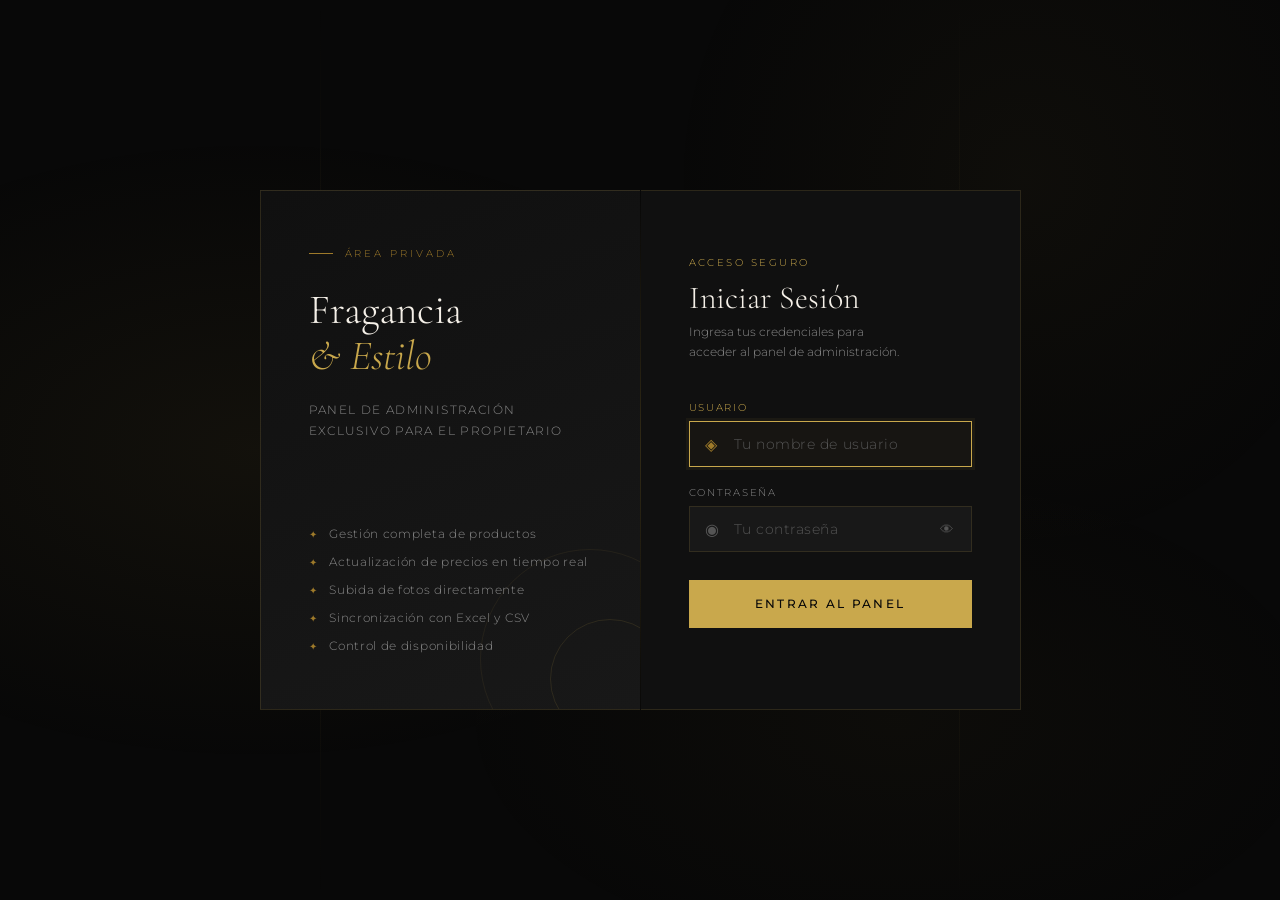
<file: admin/index.html>
<!DOCTYPE html>
<html lang="es">
<head>
  <meta charset="UTF-8"/>
  <meta name="viewport" content="width=device-width, initial-scale=1.0"/>
  <title>Panel Admin — Fragancia &amp; Estilo</title>
  <link href="https://fonts.googleapis.com/css2?family=Cormorant+Garamond:ital,wght@0,300;0,400;0,600;1,300;1,400&family=Montserrat:wght@200;300;400;500;600&display=swap" rel="stylesheet">
  <style>
    :root {
      --black:#080808;--black2:#101010;--black3:#181818;
      --gold:#c9a84c;--gold-lt:#e4c97e;--gold-dk:#9e7a2a;
      --cream:#f5f0e8;--cream2:#ede6d6;
      --gray:#555;--gray-lt:#888;
      --green-bg:rgba(45,106,79,.15);--green-bd:rgba(45,106,79,.4);--green-tx:#68c19a;
      --red-bg:rgba(192,57,43,.12);--red-bd:rgba(192,57,43,.35);--red-tx:#e07070;
      --font-d:'Cormorant Garamond',serif;
      --font-b:'Montserrat',sans-serif;
      --ease:cubic-bezier(0.4,0,0.2,1);
      --tr:0.28s var(--ease);
    }
    *,*::before,*::after{box-sizing:border-box;margin:0;padding:0}
    html,body{height:100%}
    body{background:var(--black);color:var(--cream);font-family:var(--font-b);font-weight:300;display:flex;flex-direction:column;overflow:hidden}
    a{color:inherit;text-decoration:none}
    input,select,textarea{background:var(--black3);border:1px solid rgba(201,168,76,.2);color:var(--cream);font-family:var(--font-b);font-size:.85rem;padding:12px 14px;outline:none;width:100%;transition:border-color var(--tr)}
    input:focus,select:focus,textarea:focus{border-color:var(--gold)}
    input::placeholder,textarea::placeholder{color:var(--gray)}
    select option{background:var(--black2)}
    label{font-size:.63rem;letter-spacing:.14em;text-transform:uppercase;color:var(--gray-lt);margin-bottom:6px;display:block}
    button{cursor:pointer;font-family:var(--font-b)}
    h1,h2,h3,h4{font-family:var(--font-d);font-weight:400}

    /* ── SESSION BAR ── */
    .sbar{background:var(--black2);border-bottom:1px solid rgba(201,168,76,.1);
      padding:0 28px;height:48px;display:flex;align-items:center;justify-content:space-between;
      font-size:.62rem;letter-spacing:.1em;text-transform:uppercase;flex-shrink:0}
    .sbar-user{color:var(--gold);display:flex;align-items:center;gap:8px}
    .sbar-user::before{content:'◈'}
    .sbar-right{display:flex;align-items:center;gap:20px;color:var(--gray-lt)}
    .sbar-timer span{color:var(--cream)}
    .btn-logout{background:none;border:1px solid rgba(201,168,76,.15);color:var(--gray-lt);
      font-size:.58rem;letter-spacing:.1em;text-transform:uppercase;padding:5px 14px;transition:var(--tr)}
    .btn-logout:hover{border-color:var(--red-bd);color:var(--red-tx)}

    /* ── LAYOUT ── */
    .shell{display:flex;flex:1;overflow:hidden}

    /* ── SIDEBAR ── */
    .sidebar{width:220px;flex-shrink:0;background:var(--black2);
      border-right:1px solid rgba(201,168,76,.1);display:flex;flex-direction:column;overflow-y:auto}
    .sb-logo{padding:24px 20px 16px;border-bottom:1px solid rgba(201,168,76,.08)}
    .sb-logo span{font-family:var(--font-d);font-size:1.05rem;line-height:1.25;display:block}
    .sb-logo em{color:var(--gold);font-style:italic}
    .sb-logo small{font-size:.55rem;letter-spacing:.15em;text-transform:uppercase;color:var(--gray-lt);margin-top:3px;display:block}
    .sb-nav{flex:1;padding:8px 0}
    .nav-item{display:flex;align-items:center;gap:10px;padding:11px 20px;
      font-size:.68rem;letter-spacing:.1em;text-transform:uppercase;color:var(--gray-lt);
      transition:var(--tr);cursor:pointer;border-left:2px solid transparent;user-select:none}
    .nav-item:hover{color:var(--cream);background:rgba(255,255,255,.02)}
    .nav-item.active{color:var(--gold);border-left-color:var(--gold);background:rgba(201,168,76,.05)}
    .nav-item .icon{font-size:.95rem;width:18px;text-align:center;flex-shrink:0}
    .sb-foot{padding:16px 20px;border-top:1px solid rgba(201,168,76,.08)}
    .sb-foot a{font-size:.6rem;letter-spacing:.1em;text-transform:uppercase;color:var(--gray-lt);transition:color var(--tr)}
    .sb-foot a:hover{color:var(--gold)}

    /* ── MAIN ── */
    .main{flex:1;overflow-y:auto;padding:36px 5% 60px}
    .pg{display:none}.pg.active{display:block}
    .pg-head{display:flex;justify-content:space-between;align-items:flex-start;margin-bottom:32px;flex-wrap:wrap;gap:12px}
    .pg-head h1{font-size:2rem;color:var(--cream)}
    .pg-head p{font-size:.75rem;color:var(--gray-lt);margin-top:4px}

    /* ── BUTTONS ── */
    .btn{display:inline-flex;align-items:center;gap:7px;padding:10px 22px;
      font-size:.68rem;letter-spacing:.12em;text-transform:uppercase;border:1px solid;transition:var(--tr);cursor:pointer}
    .btn-gold{background:var(--gold);border-color:var(--gold);color:var(--black)}
    .btn-gold:hover{background:transparent;color:var(--gold)}
    .btn-outline{background:transparent;border-color:rgba(201,168,76,.3);color:var(--gold-lt)}
    .btn-outline:hover{border-color:var(--gold);color:var(--gold)}
    .btn-danger{background:transparent;border-color:rgba(192,57,43,.35);color:var(--red-tx)}
    .btn-danger:hover{background:var(--red-bg)}
    .btn-sm{padding:7px 14px;font-size:.6rem}
    .btn-xs{padding:5px 10px;font-size:.58rem}
    .btn:disabled{opacity:.4;pointer-events:none}

    /* ── PANELS ── */
    .panel{background:var(--black2);border:1px solid rgba(201,168,76,.1);padding:24px;margin-bottom:20px}
    .panel-title{font-family:var(--font-d);font-size:1.15rem;color:var(--gold);
      margin-bottom:18px;padding-bottom:12px;border-bottom:1px solid rgba(201,168,76,.1)}

    /* ── STATS ── */
    .stats{display:grid;grid-template-columns:repeat(auto-fill,minmax(160px,1fr));gap:12px;margin-bottom:24px}
    .stat{background:var(--black2);border:1px solid rgba(201,168,76,.1);padding:20px}
    .stat-val{font-family:var(--font-d);font-size:2rem;color:var(--gold);line-height:1}
    .stat-lbl{font-size:.6rem;letter-spacing:.14em;text-transform:uppercase;color:var(--gray-lt);margin-top:6px}

    /* ── TABLE ── */
    .tbl{width:100%;border-collapse:collapse}
    .tbl th{text-align:left;font-size:.58rem;letter-spacing:.15em;text-transform:uppercase;
      color:var(--gray-lt);padding:10px 12px;border-bottom:1px solid rgba(201,168,76,.1)}
    .tbl td{padding:12px;border-bottom:1px solid rgba(255,255,255,.04);font-size:.8rem;vertical-align:middle}
    .tbl tr:hover td{background:rgba(255,255,255,.015)}
    .tbl-thumb{width:48px;height:56px;object-fit:cover;background:var(--black3);display:block}
    .tbl-thumb-ph{width:48px;height:56px;background:var(--black3);display:flex;align-items:center;justify-content:center;color:var(--gold-dk);font-size:1.1rem}
    .pname .brand{font-size:.58rem;letter-spacing:.12em;text-transform:uppercase;color:var(--gold);margin-bottom:2px}
    .pname .name{font-family:var(--font-d);font-size:.95rem;color:var(--cream)}
    .pill{display:inline-block;padding:3px 9px;font-size:.57rem;letter-spacing:.1em;text-transform:uppercase;border:1px solid}
    .pill-ok{background:var(--green-bg);color:var(--green-tx);border-color:var(--green-bd)}
    .pill-off{background:var(--red-bg);color:var(--red-tx);border-color:var(--red-bd)}
    .pill-offer{background:rgba(201,168,76,.12);color:var(--gold);border-color:rgba(201,168,76,.3)}
    .price-cell{font-family:var(--font-d);font-size:1.05rem;color:var(--gold)}
    .acts{display:flex;gap:6px}

    /* ── FORM ── */
    .frow{display:grid;grid-template-columns:1fr 1fr;gap:14px;margin-bottom:14px}
    .frow.three{grid-template-columns:1fr 1fr 1fr}
    .frow.one{grid-template-columns:1fr}
    .fg{display:flex;flex-direction:column;gap:5px}
    .fg.full{grid-column:1/-1}
    .fg input,.fg select,.fg textarea{margin:0}
    .cb-row{display:flex;align-items:center;gap:10px;margin-top:4px}
    .cb-row input[type=checkbox]{width:auto;padding:0;margin:0}
    .cb-row span{font-size:.72rem;color:var(--gray-lt);letter-spacing:.06em}

    /* ── IMAGE UPLOAD ── */
    .img-drop{border:2px dashed rgba(201,168,76,.25);padding:36px 20px;text-align:center;
      cursor:pointer;transition:var(--tr);position:relative;background:var(--black3)}
    .img-drop:hover{border-color:var(--gold);background:rgba(201,168,76,.03)}
    .img-drop input[type=file]{position:absolute;inset:0;opacity:0;cursor:pointer;width:100%;height:100%}
    .img-drop .ico{font-size:2rem;color:var(--gold-dk);margin-bottom:10px}
    .img-drop strong{color:var(--gold);font-size:.78rem;display:block;margin-bottom:6px}
    .img-drop p{font-size:.7rem;color:var(--gray-lt)}
    .img-grid{display:grid;grid-template-columns:repeat(auto-fill,minmax(100px,1fr));gap:8px;margin-top:14px}
    .img-item{position:relative;height:100px;background:var(--black3);border:1px solid rgba(201,168,76,.15)}
    .img-item img{width:100%;height:100%;object-fit:cover}
    .img-del{position:absolute;top:3px;right:3px;background:rgba(0,0,0,.8);border:none;
      color:var(--red-tx);width:20px;height:20px;border-radius:50%;font-size:.65rem;
      display:flex;align-items:center;justify-content:center;cursor:pointer;padding:0}
    .img-main-tag{position:absolute;bottom:3px;left:3px;background:var(--gold);
      color:var(--black);font-size:.52rem;letter-spacing:.08em;padding:2px 5px}

    /* ── ALERT MESSAGES ── */
    .alert{padding:12px 16px;font-size:.72rem;letter-spacing:.05em;margin-bottom:16px;display:none}
    .alert.show{display:block}
    .alert-err{background:var(--red-bg);border:1px solid var(--red-bd);color:var(--red-tx)}
    .alert-ok{background:var(--green-bg);border:1px solid var(--green-bd);color:var(--green-tx)}
    .alert-info{background:rgba(201,168,76,.08);border:1px solid rgba(201,168,76,.2);color:var(--gold-lt)}

    /* ── SETUP WIZARD ── */
    .wizard{position:fixed;inset:0;background:rgba(0,0,0,.92);z-index:900;
      display:flex;align-items:center;justify-content:center;padding:24px}
    .wizard.hidden{display:none}
    .wiz-box{background:var(--black2);border:1px solid rgba(201,168,76,.25);
      width:100%;max-width:620px;max-height:90vh;overflow-y:auto;padding:48px 40px}
    .wiz-step{display:none}.wiz-step.active{display:block}
    .wiz-num{font-size:.6rem;letter-spacing:.2em;color:var(--gold-dk);text-transform:uppercase;margin-bottom:8px}
    .wiz-title{font-family:var(--font-d);font-size:1.8rem;color:var(--cream);margin-bottom:12px}
    .wiz-body{font-size:.8rem;color:var(--gray-lt);line-height:1.9;margin-bottom:24px}
    .wiz-body strong{color:var(--cream)}
    .wiz-body code{background:rgba(201,168,76,.12);color:var(--gold);padding:1px 6px;font-size:.75rem}
    .wiz-img{width:100%;border:1px solid rgba(201,168,76,.15);margin:12px 0 20px;display:block}
    .wiz-progress{display:flex;gap:8px;margin-bottom:32px}
    .wiz-dot{width:8px;height:8px;background:rgba(201,168,76,.2);border-radius:50%;transition:var(--tr)}
    .wiz-dot.done{background:var(--gold)}

    /* ── LOADER OVERLAY ── */
    .loader{position:fixed;inset:0;background:rgba(0,0,0,.7);z-index:800;
      display:none;align-items:center;justify-content:center;flex-direction:column;gap:16px}
    .loader.show{display:flex}
    .spin{width:36px;height:36px;border:2px solid rgba(201,168,76,.2);
      border-top-color:var(--gold);border-radius:50%;animation:spin .7s linear infinite}
    @keyframes spin{to{transform:rotate(360deg)}}
    .loader p{font-size:.75rem;letter-spacing:.12em;color:var(--gold-lt);text-transform:uppercase}

    /* ── TOAST ── */
    .toast{position:fixed;bottom:24px;right:24px;background:var(--black2);
      border:1px solid var(--gold);padding:12px 20px;font-size:.75rem;
      letter-spacing:.06em;z-index:9999;opacity:0;transform:translateY(6px);
      transition:.3s var(--ease);pointer-events:none;max-width:360px}
    .toast.show{opacity:1;transform:translateY(0)}

    /* ── SYNC BANNER ── */
    .sync-banner{
      background:rgba(201,168,76,.08);border-bottom:1px solid rgba(201,168,76,.25);
      padding:10px 28px;display:none;align-items:center;gap:16px;
      font-size:.68rem;letter-spacing:.06em;color:var(--cream2);flex-shrink:0;
    }
    .sync-banner.show{display:flex}
    .sync-banner strong{color:var(--gold)}
    .sync-banner code{background:rgba(201,168,76,.15);color:var(--gold-lt);
      padding:2px 7px;font-size:.65rem;letter-spacing:.04em}
    .sync-banner .sync-steps{display:flex;gap:20px;flex:1;flex-wrap:wrap}
    .sync-step{display:flex;align-items:center;gap:7px}
    .sync-step-num{background:var(--gold);color:var(--black);
      width:18px;height:18px;border-radius:50%;display:flex;align-items:center;
      justify-content:center;font-size:.6rem;font-weight:600;flex-shrink:0}
    .sync-dismiss{background:none;border:1px solid rgba(201,168,76,.2);
      color:var(--gray-lt);font-size:.6rem;letter-spacing:.1em;text-transform:uppercase;
      padding:5px 12px;cursor:pointer;transition:var(--tr);white-space:nowrap}
    .sync-dismiss:hover{color:var(--gold);border-color:var(--gold)}

    /* ── MODAL ── */
    .modal-bg{position:fixed;inset:0;background:rgba(0,0,0,.85);z-index:700;
      display:none;align-items:center;justify-content:center;padding:24px}
    .modal-bg.open{display:flex}
    .modal-box{background:var(--black2);border:1px solid rgba(201,168,76,.2);
      width:100%;max-width:680px;max-height:90vh;overflow-y:auto;padding:36px}
    .modal-hd{display:flex;justify-content:space-between;align-items:center;margin-bottom:24px}
    .modal-hd h3{font-family:var(--font-d);font-size:1.4rem;color:var(--gold)}
    .modal-close{background:none;border:none;color:var(--gray-lt);font-size:1.1rem;cursor:pointer}
    .modal-close:hover{color:var(--gold)}

    /* ── PRICE TABLE ── */
    .price-input{width:100px;padding:7px 9px;font-size:.8rem}
    .price-changed{border-color:var(--gold)!important;background:rgba(201,168,76,.06)!important}

    /* ── SETUP STEPS visual ── */
    .steps-visual{display:flex;flex-direction:column;gap:18px;margin-bottom:0}
    .sv-item{display:flex;gap:16px;align-items:flex-start}
    .sv-num{flex-shrink:0;width:32px;height:32px;background:rgba(201,168,76,.1);
      border:1px solid rgba(201,168,76,.3);display:flex;align-items:center;justify-content:center;
      font-family:var(--font-d);font-size:1.1rem;color:var(--gold)}
    .sv-text strong{display:block;color:var(--cream);font-size:.82rem;margin-bottom:3px}
    .sv-text p{color:var(--gray-lt);font-size:.74rem;line-height:1.7}
    .sv-text code{background:rgba(201,168,76,.1);color:var(--gold);padding:1px 5px;font-size:.7rem}

    @media(max-width:768px){
      .sidebar{display:none}
      .frow{grid-template-columns:1fr}
      .frow.three{grid-template-columns:1fr}
    }
  </style>
</head>
<body>

<!-- ══ SESSION BAR ══ -->
<div class="sbar">
  <div class="sbar-user" id="sbarUser">Cargando…</div>
  <div class="sbar-right">
    <div class="sbar-timer">Sesión: <span id="sbarTimer">—</span></div>
    <button class="btn-logout" onclick="doLogout()">✕ Salir</button>
  </div>
</div>

<!-- ══ SYNC BANNER — aparece cuando hay cambios pendientes de subir a GitHub ══ -->
<div class="sync-banner" id="syncBanner">
  <strong>⬆ Cambios guardados en la nube.</strong>
  <div class="sync-steps">
    <div class="sync-step">
      <span class="sync-step-num">1</span>
      <span>Abre la Terminal en VSCode</span>
    </div>
    <div class="sync-step">
      <span class="sync-step-num">2</span>
      <span>Escribe: <code>git add . && git commit -m "Actualizar" && git push</code></span>
    </div>
    <div class="sync-step">
      <span class="sync-step-num">3</span>
      <span>Presiona Enter — listo en 1 min</span>
    </div>
  </div>
  <button class="sync-dismiss" onclick="document.getElementById('syncBanner').classList.remove('show')">Entendido ✕</button>
</div>

<!-- ══ SHELL ══ -->
<div class="shell">

<!-- ── SIDEBAR ── -->
<nav class="sidebar">
  <div class="sb-logo">
    <span>Fragancia <em>&amp;</em> Estilo</span>
    <small>Panel de Administración</small>
  </div>
  <div class="sb-nav">
    <div class="nav-item active" onclick="go('dashboard')"><span class="icon">◈</span>Dashboard</div>
    <div class="nav-item" onclick="go('productos')"><span class="icon">✦</span>Mis Productos</div>
    <div class="nav-item" onclick="go('nuevo')"><span class="icon">＋</span>Agregar Producto</div>
    <div class="nav-item" onclick="go('precios')"><span class="icon">◎</span>Cambiar Precios</div>
    <div class="nav-item" onclick="go('excel')"><span class="icon">⊞</span>Subir Excel / CSV</div>
    <div class="nav-item" onclick="go('ajustes')"><span class="icon">⚙</span>Datos de la Tienda</div>
    <div class="nav-item" onclick="go('seguridad')"><span class="icon">◉</span>Contraseña</div>
  </div>
  <div class="sb-foot">
    <a href="../index.html" target="_blank">← Ver mi tienda</a>
  </div>
</nav>

<!-- ── MAIN ── -->
<main class="main">

  <!-- DASHBOARD -->
  <section class="pg active" id="pg-dashboard">
    <div class="pg-head">
      <div><h1>Dashboard</h1><p>Vista general de tu tienda</p></div>
      <button class="btn btn-outline btn-sm" onclick="refreshAll()">↺ Actualizar</button>
    </div>
    <div class="stats" id="stats"></div>
    <div class="panel">
      <div class="panel-title">Productos publicados</div>
      <table class="tbl">
        <thead><tr>
          <th></th><th>Producto</th><th>Categoría</th><th>Precio</th><th>Estado</th><th>Acciones</th>
        </tr></thead>
        <tbody id="dashTbody"></tbody>
      </table>
    </div>
  </section>

  <!-- MIS PRODUCTOS -->
  <section class="pg" id="pg-productos">
    <div class="pg-head">
      <div><h1>Mis Productos</h1><p>Gestiona todo tu catálogo</p></div>
      <button class="btn btn-gold" onclick="go('nuevo')">＋ Agregar Producto</button>
    </div>
    <div class="panel" style="padding:0;overflow:hidden">
      <table class="tbl" id="prodTbl">
        <thead><tr>
          <th></th><th>Producto</th><th>Categoría</th><th>Precio</th><th>Estado</th><th>Acciones</th>
        </tr></thead>
        <tbody id="prodTbody"></tbody>
      </table>
    </div>
  </section>

  <!-- AGREGAR PRODUCTO -->
  <section class="pg" id="pg-nuevo">
    <div class="pg-head">
      <div><h1 id="formHeading">Agregar Producto</h1><p>Completa el formulario y haz clic en Publicar</p></div>
    </div>

    <div id="fAlert" class="alert alert-err"></div>
    <div id="fOk"    class="alert alert-ok"></div>

    <!-- FOTOS -->
    <div class="panel">
      <div class="panel-title">📷 Foto del Producto</div>
      <div class="img-drop" id="imgDrop">
        <input type="file" id="imgFile" accept="image/*" multiple onchange="handleImgs(this)"/>
        <div class="ico">📷</div>
        <strong>Toca aquí para elegir una foto</strong>
        <p>Selecciona desde tu galería o toma una foto. Formatos: JPG, PNG · Máximo 1 MB por foto</p>
      </div>
      <div class="img-grid" id="imgGrid"></div>
      <div class="alert alert-info show" id="imgHint" style="margin-top:12px">
        ✦ La primera foto será la imagen principal del producto. Puedes subir varias.
      </div>
    </div>

    <!-- DATOS -->
    <div class="panel">
      <div class="panel-title">Información del Producto</div>
      <div class="frow">
        <div class="fg"><label>Marca *</label><input id="f-marca" placeholder="Ej: Chanel, Dior, YSL"/></div>
        <div class="fg"><label>Nombre del Perfume *</label><input id="f-nombre" placeholder="Ej: Bleu de Chanel"/></div>
      </div>
      <div class="frow three">
        <div class="fg">
          <label>Tamaño (ml) *</label>
          <select id="f-ml">
            <option value="">Selecciona…</option>
            <option value="30">30 ml</option>
            <option value="50">50 ml</option>
            <option value="75">75 ml</option>
            <option value="100">100 ml</option>
            <option value="125">125 ml</option>
            <option value="150">150 ml</option>
            <option value="200">200 ml</option>
          </select>
        </div>
        <div class="fg">
          <label>Colección *</label>
          <select id="f-cat">
            <option value="">Selecciona…</option>
            <option value="mujer">Para Ella</option>
            <option value="hombre">Para Él</option>
            <option value="unisex">Unisex</option>
            <option value="noche">Noche &amp; Ocasión</option>
          </select>
        </div>
        <div class="fg">
          <label>Temporada</label>
          <select id="f-temp">
            <option value="todos">Todo el año</option>
            <option value="primavera-verano">Primavera · Verano</option>
            <option value="otono-invierno">Otoño · Invierno</option>
          </select>
        </div>
      </div>
      <div class="frow one">
        <div class="fg full"><label>Descripción (opcional)</label>
          <textarea id="f-desc" rows="3" placeholder="Notas olfativas, ocasión, estilo…"></textarea>
        </div>
      </div>
    </div>

    <!-- PRECIO -->
    <div class="panel">
      <div class="panel-title">Precio y Disponibilidad</div>
      <div class="frow three">
        <div class="fg">
          <label>Precio de Venta (USD) *</label>
          <input type="number" id="f-precio" placeholder="49.95" step="0.01" min="0"/>
        </div>
        <div class="fg">
          <label>Precio anterior (si tiene descuento)</label>
          <input type="number" id="f-prev" placeholder="Dejar vacío si no aplica" step="0.01" min="0"/>
        </div>
        <div class="fg" style="justify-content:flex-end;padding-top:20px">
          <div class="cb-row">
            <input type="checkbox" id="f-oferta"/>
            <span>Mostrar etiqueta "Oferta"</span>
          </div>
          <div class="cb-row" style="margin-top:10px">
            <input type="checkbox" id="f-disp" checked/>
            <span>Publicar en la tienda ahora</span>
          </div>
        </div>
      </div>
    </div>

    <div style="display:flex;gap:10px;margin-bottom:60px">
      <button class="btn btn-gold" id="saveBtn" onclick="saveProduct()" style="padding:14px 36px;font-size:.75rem">
        ✦ Publicar Producto
      </button>
      <button class="btn btn-outline" onclick="resetForm()">Cancelar</button>
    </div>
  </section>

  <!-- CAMBIAR PRECIOS -->
  <section class="pg" id="pg-precios">
    <div class="pg-head">
      <div><h1>Cambiar Precios</h1><p>Edita el precio de cada producto directamente aquí</p></div>
      <button class="btn btn-gold" id="savePricesBtn" onclick="savePrices()" disabled>Guardar Cambios</button>
    </div>
    <div class="alert alert-info show" style="margin-bottom:20px">
      ✦ Edita los precios en la tabla. Al terminar haz clic en <strong>Guardar Cambios</strong>.
      Los cambios se aplican de inmediato en tu tienda.
    </div>
    <div id="pricesAlert" class="alert alert-err"></div>
    <div class="panel" style="padding:0;overflow:hidden">
      <table class="tbl">
        <thead><tr>
          <th>Producto</th><th>Marca</th><th>ml</th>
          <th>Precio Actual</th><th>Precio Anterior</th><th>Oferta</th>
        </tr></thead>
        <tbody id="pricesTbody"></tbody>
      </table>
    </div>
  </section>

  <!-- SUBIR EXCEL / CSV -->
  <section class="pg" id="pg-excel">
    <div class="pg-head">
      <div><h1>Subir Excel / CSV</h1><p>Actualiza precios cargando un archivo de Excel</p></div>
    </div>

    <div class="panel">
      <div class="panel-title">Paso 1 — Descarga el catálogo actual</div>
      <p style="font-size:.78rem;color:var(--gray-lt);line-height:1.9;margin-bottom:18px">
        Descarga el listado de tus productos en formato Excel (CSV).
        Ábrelo en Excel o Google Sheets, cambia los precios y vuelve a subirlo aquí.
      </p>
      <button class="btn btn-outline" onclick="downloadCSV()">⬇ Descargar Catálogo (.csv)</button>
    </div>

    <div class="panel">
      <div class="panel-title">Paso 2 — Sube el archivo actualizado</div>
      <div class="img-drop">
        <input type="file" id="csvFile" accept=".csv" onchange="handleCSV(this)"/>
        <div class="ico">📊</div>
        <strong>Toca aquí para elegir el archivo CSV</strong>
        <p>Solo se aceptan archivos .csv (guarda como CSV desde Excel o Google Sheets)</p>
      </div>
      <div id="csvPreview" style="display:none;margin-top:20px">
        <div class="alert alert-info show" id="csvInfo"></div>
        <table class="tbl" style="margin-bottom:16px">
          <thead><tr><th>Producto</th><th>Precio actual</th><th>Precio nuevo</th><th>¿Cambió?</th></tr></thead>
          <tbody id="csvTbody"></tbody>
        </table>
        <button class="btn btn-gold" onclick="applyCSV()">✦ Aplicar Precios a la Tienda</button>
      </div>
    </div>
  </section>

  <!-- DATOS DE LA TIENDA -->
  <section class="pg" id="pg-ajustes">
    <div class="pg-head">
      <div><h1>Datos de la Tienda</h1><p>Información de contacto y configuración</p></div>
      <button class="btn btn-gold" onclick="saveSettings()">Guardar</button>
    </div>
    <div class="panel">
      <div class="panel-title">Información General</div>
      <div class="frow">
        <div class="fg"><label>Nombre de la Tienda</label><input id="s-nombre" value="Fragancia &amp; Estilo"/></div>
        <div class="fg"><label>Teléfono / WhatsApp</label><input id="s-tel" placeholder="+52 81 1234 5678"/></div>
      </div>
      <div class="frow">
        <div class="fg"><label>Correo electrónico</label><input type="email" id="s-email" placeholder="hola@fraganciayestilo.mx"/></div>
        <div class="fg"><label>Instagram</label><input id="s-ig" placeholder="@fraganciayestilo"/></div>
      </div>
      <div class="fg" style="margin-bottom:14px"><label>Dirección</label>
        <textarea id="s-dir" rows="2" placeholder="Av. Garza Sada 2501, Monterrey, NL"></textarea>
      </div>
      <div class="frow">
        <div class="fg"><label>Horario Lun–Sáb</label><input id="s-h1" placeholder="10:00 – 20:00"/></div>
        <div class="fg"><label>Horario Domingo</label><input id="s-h2" placeholder="12:00 – 18:00"/></div>
      </div>
    </div>
  </section>

  <!-- CONTRASEÑA -->
  <section class="pg" id="pg-seguridad">
    <div class="pg-head"><div><h1>Contraseña de Acceso</h1><p>Cambia tu usuario y contraseña</p></div></div>
    <div class="panel">
      <div class="panel-title">Cambiar Contraseña</div>
      <div id="secErr" class="alert alert-err"></div>
      <div id="secOk"  class="alert alert-ok"></div>
      <div class="frow one">
        <div class="fg"><label>Contraseña actual *</label><input type="password" id="sec-cur" placeholder="Tu contraseña actual"/></div>
      </div>
      <div class="frow">
        <div class="fg"><label>Nuevo Usuario (opcional)</label><input id="sec-user" placeholder="Dejar vacío para no cambiar"/></div>
        <div class="fg"></div>
      </div>
      <div class="frow">
        <div class="fg"><label>Nueva Contraseña</label><input type="password" id="sec-p1" placeholder="Mínimo 8 caracteres"/></div>
        <div class="fg"><label>Confirmar Nueva Contraseña</label><input type="password" id="sec-p2" placeholder="Repite la nueva contraseña"/></div>
      </div>
      <button class="btn btn-gold" onclick="changePassword()">◉ Guardar Cambios</button>
    </div>
    <div class="panel">
      <div class="panel-title">Cerrar Sesión</div>
      <p style="font-size:.78rem;color:var(--gray-lt);margin-bottom:16px;line-height:1.8">
        Cierra esta sesión. Tendrás que volver a entrar con tu usuario y contraseña.
      </p>
      <button class="btn btn-danger" onclick="doLogout()">✕ Cerrar Sesión Ahora</button>
    </div>
  </section>

</main>
</div><!-- end shell -->

<!-- ══ EDIT MODAL ══ -->
<div class="modal-bg" id="editModal">
  <div class="modal-box">
    <div class="modal-hd"><h3>Editar Producto</h3><button class="modal-close" onclick="closeEdit()">✕</button></div>
    <div id="editAlert" class="alert alert-err"></div>
    <div class="frow">
      <div class="fg"><label>Marca</label><input id="e-marca"/></div>
      <div class="fg"><label>Nombre</label><input id="e-nombre"/></div>
    </div>
    <div class="frow three">
      <div class="fg"><label>ml</label>
        <select id="e-ml">
          <option value="30">30</option><option value="50">50</option>
          <option value="75">75</option><option value="100">100</option>
          <option value="125">125</option><option value="150">150</option>
          <option value="200">200</option>
        </select>
      </div>
      <div class="fg"><label>Precio (USD)</label><input type="number" id="e-precio" step="0.01"/></div>
      <div class="fg"><label>Precio anterior</label><input type="number" id="e-prev" step="0.01"/></div>
    </div>
    <div class="frow">
      <div class="fg"><label>Colección</label>
        <select id="e-cat">
          <option value="mujer">Para Ella</option><option value="hombre">Para Él</option>
          <option value="unisex">Unisex</option><option value="noche">Noche</option>
        </select>
      </div>
      <div class="fg"><label>Temporada</label>
        <select id="e-temp">
          <option value="todos">Todo el año</option>
          <option value="primavera-verano">Primavera · Verano</option>
          <option value="otono-invierno">Otoño · Invierno</option>
        </select>
      </div>
    </div>
    <div class="fg" style="margin-bottom:14px"><label>Descripción</label><textarea id="e-desc" rows="3"></textarea></div>
    <div class="frow">
      <div class="fg" style="flex-direction:row;align-items:center;gap:16px;flex-wrap:wrap">
        <div class="cb-row"><input type="checkbox" id="e-disp"/><span>Publicado en la tienda</span></div>
        <div class="cb-row"><input type="checkbox" id="e-oferta"/><span>Etiqueta Oferta</span></div>
      </div>
    </div>
    <div style="display:flex;gap:10px;margin-top:20px">
      <button class="btn btn-gold" onclick="saveEdit()">Guardar Cambios</button>
      <button class="btn btn-outline" onclick="closeEdit()">Cancelar</button>
    </div>
  </div>
</div>

<!-- ══ SETUP WIZARD ══ -->
<div class="wizard" id="wizard">
  <div class="wiz-box">
    <div class="wiz-progress" id="wizProg"></div>

    <!-- Step 1: Bienvenida -->
    <div class="wiz-step active" id="ws-1">
      <div class="wiz-num">Configuración inicial · Paso 1 de 3</div>
      <h2 class="wiz-title">¡Bienvenido al Panel!</h2>
      <div class="wiz-body">
        <p>Para que los productos que des de alta aparezcan automáticamente en tu tienda <strong>sin necesidad de tocar ningún archivo</strong>, necesitamos conectar el panel a un servicio gratuito de almacenamiento en la nube.</p>
        <p style="margin-top:12px">Este proceso solo se hace <strong>una sola vez</strong> y tarda aproximadamente <strong>3 minutos</strong>.</p>
      </div>
      <button class="btn btn-gold" onclick="wizNext(2)">Comenzar →</button>
    </div>

    <!-- Step 2: Crear cuenta JSONBin -->
    <div class="wiz-step" id="ws-2">
      <div class="wiz-num">Configuración inicial · Paso 2 de 3</div>
      <h2 class="wiz-title">Crear cuenta gratuita en JSONBin</h2>
      <div class="wiz-body">
        <div class="steps-visual">
          <div class="sv-item">
            <div class="sv-num">1</div>
            <div class="sv-text">
              <strong>Abre una nueva pestaña</strong>
              <p>Ve a <code>jsonbin.io</code> y haz clic en <strong>Sign Up Free</strong></p>
            </div>
          </div>
          <div class="sv-item">
            <div class="sv-num">2</div>
            <div class="sv-text">
              <strong>Regístrate con tu correo</strong>
              <p>Usa cualquier correo electrónico. Confirma tu cuenta si te llega un email de verificación.</p>
            </div>
          </div>
          <div class="sv-item">
            <div class="sv-num">3</div>
            <div class="sv-text">
              <strong>Obtén tu API Key</strong>
              <p>Una vez dentro de JSONBin, haz clic en tu nombre (arriba a la derecha) → <strong>API Keys</strong> → copia la clave que empieza con <code>$2b$…</code></p>
            </div>
          </div>
          <div class="sv-item">
            <div class="sv-num">4</div>
            <div class="sv-text">
              <strong>Pega la clave aquí abajo</strong>
              <p>Esa clave larga es tu "llave maestra". Guárdala también en un lugar seguro (en tus notas del teléfono, por ejemplo).</p>
            </div>
          </div>
        </div>
        <div style="margin-top:24px">
          <label>Tu API Key de JSONBin *</label>
          <input type="text" id="wiz-apikey" placeholder="$2b$10$...tu clave aquí..." style="margin-top:6px;font-size:.78rem"/>
        </div>
        <div id="wizErr" class="alert alert-err" style="margin-top:12px"></div>
      </div>
      <div style="display:flex;gap:10px">
        <button class="btn btn-gold" id="wizConnectBtn" onclick="wizConnect()">Conectar y Continuar →</button>
        <button class="btn btn-outline" onclick="wizNext(1)">← Atrás</button>
      </div>
    </div>

    <!-- Step 3: Un paso más — descargar config.js -->
    <div class="wiz-step" id="ws-3">
      <div class="wiz-num">Configuración inicial · Paso 3 de 3</div>
      <h2 class="wiz-title">¡Casi listo! Un paso más</h2>
      <div class="wiz-body">
        <p>La conexión con JSONBin funciona correctamente. Ahora necesitas hacer <strong>una acción de un minuto</strong> para que los productos sean visibles para todos tus clientes:</p>

        <div id="wiz-binid-box" style="display:none;background:rgba(201,168,76,.08);border:1px solid rgba(201,168,76,.25);padding:16px;margin:20px 0">
          <p style="font-size:.68rem;letter-spacing:.1em;text-transform:uppercase;color:var(--gold-lt);margin-bottom:6px">Tu ID de almacenamiento (guárdalo):</p>
          <code id="wiz-binid-display" style="color:var(--gold);font-size:.85rem;word-break:break-all"></code>
        </div>

        <div class="steps-visual" style="margin-top:16px">
          <div class="sv-item">
            <div class="sv-num">1</div>
            <div class="sv-text">
              <strong>Descarga el archivo de configuración</strong>
              <p>Haz clic en el botón de abajo. Se descargará un archivo llamado <code>config.js</code></p>
            </div>
          </div>
          <div class="sv-item">
            <div class="sv-num">2</div>
            <div class="sv-text">
              <strong>Reemplaza el archivo en tu proyecto</strong>
              <p>En VSCode, busca la carpeta <code>data/</code> y reemplaza el archivo <code>config.js</code> con el que acabas de descargar.</p>
            </div>
          </div>
          <div class="sv-item">
            <div class="sv-num">3</div>
            <div class="sv-text">
              <strong>Sube el cambio a GitHub</strong>
              <p>Abre la Terminal en VSCode y escribe exactamente esto, presionando Enter después de cada línea:</p>
              <code>git add .</code><br/>
              <code>git commit -m "Configurar base de datos"</code><br/>
              <code>git push</code>
            </div>
          </div>
          <div class="sv-item">
            <div class="sv-num">✦</div>
            <div class="sv-text">
              <strong>¡Listo para siempre!</strong>
              <p>Después de esto, cada producto que publiques aparecerá automáticamente en la tienda sin hacer nada más. Este paso de 3 líneas solo se hace <strong>una vez</strong>.</p>
            </div>
          </div>
        </div>
      </div>
      <div style="display:flex;gap:12px;flex-wrap:wrap">
        <button class="btn btn-gold" onclick="downloadWizConfig()">⬇ Descargar config.js</button>
        <button class="btn btn-outline" onclick="wizFinish()">Ya lo hice → Entrar al Panel</button>
      </div>
    </div>
  </div>
</div>

<!-- ══ LOADER ══ -->
<div class="loader" id="loader">
  <div class="spin"></div>
  <p id="loaderMsg">Guardando…</p>
</div>

<!-- ══ TOAST ══ -->
<div class="toast" id="toast"></div>

<!-- ══ SCRIPTS ══ -->
<script src="../data/config.js"></script>
  <script src="../js/db.js"></script>
<script>
// ════════════════════════════════════════════════════════
//  ADMIN PANEL SCRIPT — Fragancia & Estilo
// ════════════════════════════════════════════════════════

let PRODUCTS = [];
let editingId = null;
let csvData   = [];
let imgFiles  = []; // archivos de imagen seleccionados

// ── Navegación ──────────────────────────────────────────
function go(id) {
  document.querySelectorAll('.pg').forEach(s => s.classList.remove('active'));
  document.querySelectorAll('.nav-item').forEach(n => n.classList.remove('active'));
  document.getElementById('pg-' + id).classList.add('active');
  document.querySelectorAll('.nav-item').forEach(n => {
    if (n.textContent.toLowerCase().includes(id === 'nuevo' ? 'agregar' : id.substring(0,5))) {
      n.classList.add('active');
    }
  });
  if (id === 'dashboard') renderDash();
  if (id === 'productos')  renderProdTable();
  if (id === 'precios')    renderPricesTable();
}

// ── Sesión ───────────────────────────────────────────────
function initSession() {
  const s = localStorage.getItem('fye_session');
  if (!s) { location.replace('./login.html'); return; }
  try {
    const { user, expiry } = JSON.parse(s);
    if (Date.now() >= expiry) {
      localStorage.removeItem('fye_session');
      location.replace('./login.html?expired=1');
      return;
    }
    document.getElementById('sbarUser').textContent = user;
    updateTimer(expiry);
    setInterval(() => {
      if (Date.now() >= expiry) {
        localStorage.removeItem('fye_session');
        location.replace('./login.html?expired=1');
      }
      updateTimer(expiry);
    }, 30000);
  } catch(e) { location.replace('./login.html'); }
}
function updateTimer(exp) {
  const r = Math.max(0, exp - Date.now());
  const h = Math.floor(r / 3600000);
  const m = Math.floor((r % 3600000) / 60000);
  const el = document.getElementById('sbarTimer');
  if (el) el.textContent = h + 'h ' + m + 'm';
}
function doLogout() {
  if (!confirm('¿Cerrar sesión?')) return;
  localStorage.removeItem('fye_session');
  location.replace('./login.html');
}

// ── Wizard ───────────────────────────────────────────────
function wizNext(n) {
  document.querySelectorAll('.wiz-step').forEach(s => s.classList.remove('active'));
  document.getElementById('ws-' + n).classList.add('active');
  const dots = document.getElementById('wizProg');
  dots.innerHTML = [1,2,3].map(i =>
    `<div class="wiz-dot ${i <= n ? 'done' : ''}"></div>`).join('');
}

async function wizConnect() {
  const key = document.getElementById('wiz-apikey').value.trim();
  const errEl = document.getElementById('wizErr');
  errEl.classList.remove('show');
  if (!key || key.length < 20) {
    errEl.textContent = '⚠ Pega tu API Key completa (empieza con $2b$…)';
    errEl.classList.add('show'); return;
  }
  showLoader('Conectando con JSONBin…');
  try {
    const binId = await DB.createBin(key, []);
    DB.saveConfig(binId, key);
    hideLoader();
    // Actualizar el paso 3 con el binId para mostrarlo
    document.getElementById('wiz-binid-display').textContent = binId;
    document.getElementById('wiz-binid-box').style.display = 'block';
    wizNext(3);
  } catch(e) {
    hideLoader();
    errEl.textContent = '⚠ ' + e.message + ' — Verifica que la API Key sea correcta.';
    errEl.classList.add('show');
  }
}

function downloadWizConfig() {
  const binId = DB.getBinId();
  if (!binId) { toast('⚠ No se encontró el ID de configuración.', true); return; }
  DB.downloadConfigFile(binId);
  toast('✦ config.js descargado — Reemplaza data/config.js en tu proyecto y sube a GitHub');
}

function wizFinish() {
  document.getElementById('wizard').classList.add('hidden');
  loadAndRenderDash();
}

// ── Loader ───────────────────────────────────────────────
function showLoader(msg = 'Guardando…') {
  document.getElementById('loaderMsg').textContent = msg;
  document.getElementById('loader').classList.add('show');
}
function hideLoader() { document.getElementById('loader').classList.remove('show'); }

// ── Toast ────────────────────────────────────────────────
function toast(msg, isErr = false) {
  const t = document.getElementById('toast');
  t.textContent = msg;
  t.style.borderColor = isErr ? 'var(--red-tx)' : 'var(--gold)';
  t.classList.add('show');
  clearTimeout(t._t);
  t._t = setTimeout(() => t.classList.remove('show'), 3500);
}

// ── Cargar productos ─────────────────────────────────────
async function loadProds() {
  showLoader('Cargando productos…');
  PRODUCTS = await DB.getProducts();
  hideLoader();
}

async function refreshAll() {
  await loadProds();
  renderDash();
  toast('✦ Catálogo actualizado');
}

// ── Dashboard ────────────────────────────────────────────
function renderDash() {
  const total    = PRODUCTS.length;
  const activos  = PRODUCTS.filter(p => p.disponible !== false).length;
  const ofertas  = PRODUCTS.filter(p => p.oferta).length;
  const avg      = total ? (PRODUCTS.reduce((s,p) => s + +p.precio, 0) / total).toFixed(2) : '0.00';
  document.getElementById('stats').innerHTML = `
    <div class="stat"><div class="stat-val">${total}</div><div class="stat-lbl">Total productos</div></div>
    <div class="stat"><div class="stat-val">${activos}</div><div class="stat-lbl">Publicados</div></div>
    <div class="stat"><div class="stat-val">${ofertas}</div><div class="stat-lbl">En oferta</div></div>
    <div class="stat"><div class="stat-val">$${avg}</div><div class="stat-lbl">Precio promedio</div></div>`;
  document.getElementById('dashTbody').innerHTML = PRODUCTS.slice().reverse().slice(0,8).map(rowHtml).join('')
    || '<tr><td colspan="6" style="text-align:center;color:var(--gray-lt);padding:40px">Aún no tienes productos. ¡Da de alta el primero!</td></tr>';
}

async function loadAndRenderDash() {
  await loadProds();
  renderDash();
}

function rowHtml(p) {
  const img = p.imagen
    ? `<img class="tbl-thumb" src="${p.imagen}" onerror="this.style.display='none'">`
    : `<div class="tbl-thumb-ph">✦</div>`;
  return `<tr>
    <td>${img}</td>
    <td><div class="pname"><div class="brand">${p.marca}</div><div class="name">${p.nombre} · ${p.ml}ml</div></div></td>
    <td style="color:var(--gray-lt);font-size:.72rem;text-transform:uppercase;letter-spacing:.08em">${p.categoria}</td>
    <td class="price-cell">$${(+p.precio).toFixed(2)}</td>
    <td>
      <span class="pill ${p.disponible !== false ? 'pill-ok' : 'pill-off'}">${p.disponible !== false ? 'Publicado' : 'Oculto'}</span>
      ${p.oferta ? '<span class="pill pill-offer" style="margin-left:4px">Oferta</span>' : ''}
    </td>
    <td class="acts">
      <button class="btn btn-outline btn-xs" onclick="openEdit('${p.id}')">✎</button>
      <button class="btn btn-danger btn-xs" onclick="delProduct('${p.id}')">✕</button>
    </td>
  </tr>`;
}

function renderProdTable() {
  document.getElementById('prodTbody').innerHTML =
    PRODUCTS.length ? PRODUCTS.slice().reverse().map(rowHtml).join('')
    : '<tr><td colspan="6" style="text-align:center;color:var(--gray-lt);padding:40px">No hay productos aún.</td></tr>';
}

// ── Imagen: preview y conversión a base64 ────────────────
function handleImgs(input) {
  const grid = document.getElementById('imgGrid');
  Array.from(input.files).forEach((file, i) => {
    if (file.size > 1.5 * 1024 * 1024) {
      toast('⚠ La foto "' + file.name + '" es mayor a 1.5 MB. Usa una foto más pequeña.', true);
      return;
    }
    const reader = new FileReader();
    reader.onload = (e) => {
      imgFiles.push({ name: file.name, dataUrl: e.target.result });
      const idx = imgFiles.length - 1;
      const div = document.createElement('div');
      div.className = 'img-item';
      div.id = 'img-' + idx;
      div.innerHTML = `
        <img src="${e.target.result}" alt="preview"/>
        ${idx === 0 ? '<span class="img-main-tag">PRINCIPAL</span>' : ''}
        <button class="img-del" onclick="removeImg(${idx})">✕</button>`;
      grid.appendChild(div);
    };
    reader.readAsDataURL(file);
  });
  input.value = '';
}

function removeImg(idx) {
  imgFiles.splice(idx, 1);
  const el = document.getElementById('img-' + idx);
  if (el) el.remove();
  // Re-marcar la primera como PRINCIPAL
  document.querySelectorAll('.img-main-tag').forEach(t => t.remove());
  const firstItem = document.querySelector('.img-item');
  if (firstItem) {
    const tag = document.createElement('span');
    tag.className = 'img-main-tag'; tag.textContent = 'PRINCIPAL';
    firstItem.appendChild(tag);
  }
}

// ── Guardar Producto ─────────────────────────────────────
async function saveProduct() {
  const errEl = document.getElementById('fAlert');
  const okEl  = document.getElementById('fOk');
  errEl.classList.remove('show'); okEl.classList.remove('show');

  const marca  = document.getElementById('f-marca').value.trim();
  const nombre = document.getElementById('f-nombre').value.trim();
  const ml     = document.getElementById('f-ml').value;
  const cat    = document.getElementById('f-cat').value;
  const precio = parseFloat(document.getElementById('f-precio').value);

  if (!marca)  { showErr(errEl, 'Escribe la Marca del perfume.'); return; }
  if (!nombre) { showErr(errEl, 'Escribe el Nombre del perfume.'); return; }
  if (!ml)     { showErr(errEl, 'Selecciona el Tamaño (ml).'); return; }
  if (!cat)    { showErr(errEl, 'Selecciona la Colección.'); return; }
  if (!precio || precio <= 0) { showErr(errEl, 'Escribe un Precio válido mayor a 0.'); return; }

  const imagen = imgFiles.length > 0 ? imgFiles[0].dataUrl : '';

  const prod = {
    id:             'p' + Date.now(),
    nombre, marca,
    ml:             parseInt(ml),
    precio,
    precio_anterior: parseFloat(document.getElementById('f-prev').value) || null,
    imagen,
    categoria:      cat,
    temporada:      document.getElementById('f-temp').value || 'todos',
    descripcion:    document.getElementById('f-desc').value.trim(),
    oferta:         document.getElementById('f-oferta').checked,
    disponible:     document.getElementById('f-disp').checked
  };

  showLoader('Publicando producto…');
  try {
    PRODUCTS.push(prod);
    await DB.saveProducts(PRODUCTS);
    hideLoader();
    okEl.textContent = '✦ ¡Producto "' + nombre + '" publicado en la tienda exitosamente!';
    okEl.classList.add('show');
    resetForm();
    window.scrollTo(0, 0);
    toast('✦ Producto publicado: ' + nombre);
    showSyncBanner();
  } catch(e) {
    PRODUCTS.pop();
    hideLoader();
    showErr(errEl, 'Error al guardar: ' + e.message);
  }
}

function showErr(el, msg) {
  el.textContent = '⚠ ' + msg;
  el.classList.add('show');
  el.scrollIntoView({ behavior: 'smooth', block: 'center' });
}

function resetForm() {
  ['f-marca','f-nombre','f-precio','f-prev','f-desc'].forEach(id => {
    const el = document.getElementById(id);
    if (el) el.value = '';
  });
  document.getElementById('f-ml').value   = '';
  document.getElementById('f-cat').value  = '';
  document.getElementById('f-temp').value = 'todos';
  document.getElementById('f-oferta').checked = false;
  document.getElementById('f-disp').checked   = true;
  document.getElementById('imgGrid').innerHTML = '';
  document.getElementById('fAlert').classList.remove('show');
  document.getElementById('fOk').classList.remove('show');
  imgFiles = [];
  editingId = null;
  document.getElementById('formHeading').textContent = 'Agregar Producto';
  document.getElementById('saveBtn').textContent = '✦ Publicar Producto';
}

// ── Eliminar ──────────────────────────────────────────────
async function delProduct(id) {
  const p = PRODUCTS.find(x => x.id === id);
  if (!p) return;
  if (!confirm(`¿Eliminar "${p.nombre}"?\n\nEsta acción no se puede deshacer.`)) return;
  showLoader('Eliminando…');
  PRODUCTS = PRODUCTS.filter(x => x.id !== id);
  try {
    await DB.saveProducts(PRODUCTS);
    hideLoader();
    renderDash();
    renderProdTable();
    toast('Producto eliminado');
  } catch(e) {
    hideLoader();
    toast('⚠ Error al eliminar: ' + e.message, true);
  }
}

// ── Editar ────────────────────────────────────────────────
function openEdit(id) {
  const p = PRODUCTS.find(x => x.id === id);
  if (!p) return;
  editingId = id;
  document.getElementById('e-marca').value  = p.marca;
  document.getElementById('e-nombre').value = p.nombre;
  document.getElementById('e-ml').value     = p.ml;
  document.getElementById('e-precio').value = p.precio;
  document.getElementById('e-prev').value   = p.precio_anterior || '';
  document.getElementById('e-cat').value    = p.categoria;
  document.getElementById('e-temp').value   = p.temporada || 'todos';
  document.getElementById('e-desc').value   = p.descripcion || '';
  document.getElementById('e-disp').checked  = p.disponible !== false;
  document.getElementById('e-oferta').checked = !!p.oferta;
  document.getElementById('editAlert').classList.remove('show');
  document.getElementById('editModal').classList.add('open');
}
function closeEdit() {
  document.getElementById('editModal').classList.remove('open');
  editingId = null;
}

async function saveEdit() {
  const p = PRODUCTS.find(x => x.id === editingId);
  if (!p) return;
  const errEl = document.getElementById('editAlert');
  const precio = parseFloat(document.getElementById('e-precio').value);
  if (!precio || precio <= 0) {
    errEl.textContent = '⚠ El precio debe ser mayor a 0.';
    errEl.classList.add('show'); return;
  }
  p.marca            = document.getElementById('e-marca').value.trim();
  p.nombre           = document.getElementById('e-nombre').value.trim();
  p.ml               = parseInt(document.getElementById('e-ml').value);
  p.precio           = precio;
  p.precio_anterior  = parseFloat(document.getElementById('e-prev').value) || null;
  p.categoria        = document.getElementById('e-cat').value;
  p.temporada        = document.getElementById('e-temp').value;
  p.descripcion      = document.getElementById('e-desc').value;
  p.disponible       = document.getElementById('e-disp').checked;
  p.oferta           = document.getElementById('e-oferta').checked;

  showLoader('Guardando cambios…');
  try {
    await DB.saveProducts(PRODUCTS);
    hideLoader();
    closeEdit();
    renderProdTable();
    renderDash();
    toast('✦ Producto actualizado');
    showSyncBanner();
  } catch(e) {
    hideLoader();
    errEl.textContent = '⚠ Error: ' + e.message;
    errEl.classList.add('show');
  }
}

// ── Precios ───────────────────────────────────────────────
function renderPricesTable() {
  document.getElementById('pricesTbody').innerHTML = PRODUCTS.map(p => `
    <tr>
      <td><div class="pname"><div class="name" style="font-family:var(--font-d)">${p.nombre}</div></div></td>
      <td style="color:var(--gold);font-size:.72rem;letter-spacing:.1em">${p.marca}</td>
      <td style="color:var(--gray-lt)">${p.ml}ml</td>
      <td>
        <input class="price-input" type="number" value="${p.precio}" step="0.01" min="0"
          data-id="${p.id}" data-field="precio"
          oninput="this.classList.add('price-changed');document.getElementById('savePricesBtn').disabled=false"/>
      </td>
      <td>
        <input class="price-input" type="number" value="${p.precio_anterior||''}" step="0.01" min="0"
          placeholder="—" data-id="${p.id}" data-field="precio_anterior"
          oninput="this.classList.add('price-changed');document.getElementById('savePricesBtn').disabled=false"/>
      </td>
      <td>
        <input type="checkbox" ${p.oferta ? 'checked' : ''}
          data-id="${p.id}" data-field="oferta" style="width:auto;padding:0"
          onchange="document.getElementById('savePricesBtn').disabled=false"/>
      </td>
    </tr>`).join('') ||
    '<tr><td colspan="6" style="text-align:center;color:var(--gray-lt);padding:40px">No hay productos aún.</td></tr>';
  document.getElementById('savePricesBtn').disabled = true;
}

async function savePrices() {
  document.querySelectorAll('#pricesTbody input[data-field="precio"]').forEach(inp => {
    const p = PRODUCTS.find(x => x.id === inp.dataset.id);
    if (p && inp.value) p.precio = parseFloat(inp.value);
  });
  document.querySelectorAll('#pricesTbody input[data-field="precio_anterior"]').forEach(inp => {
    const p = PRODUCTS.find(x => x.id === inp.dataset.id);
    if (p) p.precio_anterior = inp.value ? parseFloat(inp.value) : null;
  });
  document.querySelectorAll('#pricesTbody input[data-field="oferta"]').forEach(inp => {
    const p = PRODUCTS.find(x => x.id === inp.dataset.id);
    if (p) p.oferta = inp.checked;
  });
  showLoader('Actualizando precios…');
  try {
    await DB.saveProducts(PRODUCTS);
    hideLoader();
    toast('✦ Precios actualizados en la tienda');
    showSyncBanner();
    document.getElementById('savePricesBtn').disabled = true;
    document.querySelectorAll('.price-changed').forEach(el => el.classList.remove('price-changed'));
  } catch(e) {
    hideLoader();
    const errEl = document.getElementById('pricesAlert');
    errEl.textContent = '⚠ Error al guardar: ' + e.message;
    errEl.classList.add('show');
  }
}

// ── CSV ───────────────────────────────────────────────────
function downloadCSV() {
  const hdr = 'id,nombre,marca,ml,precio,precio_anterior,categoria,temporada,oferta,disponible';
  const rows = PRODUCTS.map(p =>
    `"${p.id}","${p.nombre}","${p.marca}","${p.ml}","${p.precio}","${p.precio_anterior||''}","${p.categoria}","${p.temporada||''}","${p.oferta}","${p.disponible !== false}"`
  );
  const blob = new Blob(['\uFEFF' + [hdr,...rows].join('\n')], { type: 'text/csv;charset=utf-8' });
  const a = document.createElement('a'); a.href = URL.createObjectURL(blob);
  a.download = 'catalogo-fragancia-estilo.csv'; a.click();
}

function handleCSV(input) {
  const file = input.files[0]; if (!file) return;
  const reader = new FileReader();
  reader.onload = (e) => {
    const lines = e.target.result.split('\n').filter(l => l.trim());
    const hdrs = lines[0].split(',').map(h => h.replace(/"/g,'').trim());
    csvData = lines.slice(1).map(line => {
      const vals = line.split(',').map(v => v.replace(/"/g,'').trim());
      const obj = {}; hdrs.forEach((h,i) => obj[h] = vals[i]||''); return obj;
    }).filter(r => r.id);
    const tbody = document.getElementById('csvTbody');
    let changes = 0;
    tbody.innerHTML = csvData.map(row => {
      const cur = PRODUCTS.find(p => p.id === row.id);
      const curP = cur ? (+cur.precio).toFixed(2) : '—';
      const newP = row.precio ? (+row.precio).toFixed(2) : '—';
      const changed = cur && curP !== newP;
      if (changed) changes++;
      return `<tr style="${changed ? 'color:var(--gold)' : ''}">
        <td>${cur ? cur.nombre : row.nombre || row.id}</td>
        <td>$${curP}</td>
        <td>$${newP}</td>
        <td>${changed ? '⬆ Cambia' : '—'}</td>
      </tr>`;
    }).join('');
    document.getElementById('csvInfo').textContent = `Se detectaron ${changes} cambio(s) de precio en ${csvData.length} producto(s).`;
    document.getElementById('csvPreview').style.display = 'block';
  };
  reader.readAsText(file, 'UTF-8');
  input.value = '';
}

async function applyCSV() {
  let count = 0;
  csvData.forEach(row => {
    const p = PRODUCTS.find(x => x.id === row.id);
    if (!p || !row.precio) return;
    p.precio = parseFloat(row.precio); count++;
    if (row.precio_anterior) p.precio_anterior = parseFloat(row.precio_anterior);
    if (row.oferta !== undefined) p.oferta = row.oferta === 'true' || row.oferta === '1';
    if (row.disponible !== undefined) p.disponible = row.disponible === 'true' || row.disponible === '1';
  });
  showLoader('Aplicando cambios…');
  try {
    await DB.saveProducts(PRODUCTS);
    hideLoader();
    document.getElementById('csvPreview').style.display = 'none';
    document.getElementById('csvFile').value = '';
    toast(`✦ ${count} productos actualizados en la tienda`);
  } catch(e) { hideLoader(); toast('⚠ Error: ' + e.message, true); }
}

// ── Ajustes ───────────────────────────────────────────────
function saveSettings() {
  const s = {
    nombre: document.getElementById('s-nombre').value,
    tel:    document.getElementById('s-tel').value,
    email:  document.getElementById('s-email').value,
    ig:     document.getElementById('s-ig').value,
    dir:    document.getElementById('s-dir').value,
    h1:     document.getElementById('s-h1').value,
    h2:     document.getElementById('s-h2').value,
  };
  localStorage.setItem('fye_settings', JSON.stringify(s));
  toast('✦ Ajustes guardados');
}
function loadSettings() {
  const s = JSON.parse(localStorage.getItem('fye_settings') || '{}');
  if (s.nombre) document.getElementById('s-nombre').value = s.nombre;
  if (s.tel)    document.getElementById('s-tel').value    = s.tel;
  if (s.email)  document.getElementById('s-email').value  = s.email;
  if (s.ig)     document.getElementById('s-ig').value     = s.ig;
  if (s.dir)    document.getElementById('s-dir').value    = s.dir;
  if (s.h1)     document.getElementById('s-h1').value     = s.h1;
  if (s.h2)     document.getElementById('s-h2').value     = s.h2;
}

// ── Contraseña ────────────────────────────────────────────
async function hashStr(str) {
  const buf = await crypto.subtle.digest('SHA-256', new TextEncoder().encode(str));
  return Array.from(new Uint8Array(buf)).map(b=>b.toString(16).padStart(2,'0')).join('');
}
async function changePassword() {
  const cur   = document.getElementById('sec-cur').value;
  const newU  = document.getElementById('sec-user').value.trim();
  const p1    = document.getElementById('sec-p1').value;
  const p2    = document.getElementById('sec-p2').value;
  const errEl = document.getElementById('secErr');
  const okEl  = document.getElementById('secOk');
  errEl.classList.remove('show'); okEl.classList.remove('show');
  if (!cur) { errEl.textContent='⚠ Ingresa tu contraseña actual.'; errEl.classList.add('show'); return; }
  const saved = localStorage.getItem('fye_credentials');
  let vUser, vHash;
  if (saved) { const p=JSON.parse(saved); vUser=p.user; vHash=p.passwordHash; }
  else { vUser='admin'; vHash=await hashStr('Fragancia2024!'); }
  if (await hashStr(cur) !== vHash) {
    errEl.textContent='⚠ La contraseña actual es incorrecta.'; errEl.classList.add('show'); return;
  }
  let fUser = newU || vUser;
  let fHash = vHash;
  if (p1||p2) {
    if (p1 !== p2) { errEl.textContent='⚠ Las contraseñas nuevas no coinciden.'; errEl.classList.add('show'); return; }
    if (p1.length < 8) { errEl.textContent='⚠ La contraseña debe tener al menos 8 caracteres.'; errEl.classList.add('show'); return; }
    fHash = await hashStr(p1);
  }
  localStorage.setItem('fye_credentials', JSON.stringify({ user:fUser, passwordHash:fHash }));
  const sess = JSON.parse(localStorage.getItem('fye_session')||'{}');
  sess.user = fUser;
  localStorage.setItem('fye_session', JSON.stringify(sess));
  document.getElementById('sbarUser').textContent = fUser;
  ['sec-cur','sec-user','sec-p1','sec-p2'].forEach(id => document.getElementById(id).value='');
  okEl.textContent='✦ Credenciales actualizadas. Nuevo usuario: "' + fUser + '"';
  okEl.classList.add('show');
}

// ── Sync Banner ──────────────────────────────────────────
function showSyncBanner() {
  document.getElementById('syncBanner').classList.add('show');
}

// ── INIT ─────────────────────────────────────────────────
initSession();
loadSettings();
if (!DB.isConfigured()) {
  document.getElementById('wizard').classList.remove('hidden');
  wizNext(1);
} else {
  document.getElementById('wizard').classList.add('hidden');
  loadAndRenderDash();
}
</script>
</body>
</html>
</file>
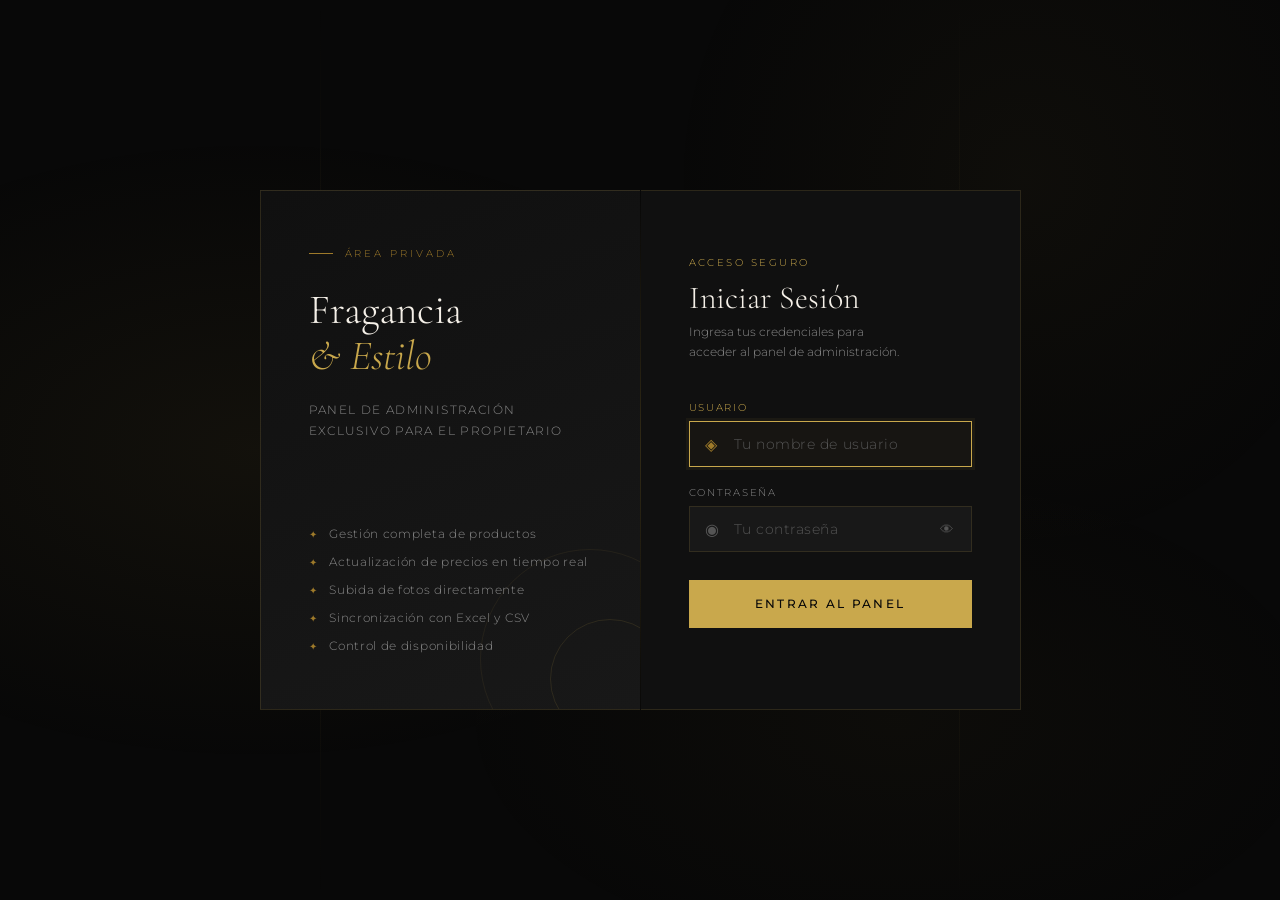
<file: admin/login.html>
<!DOCTYPE html>
<html lang="es">
<head>
  <meta charset="UTF-8"/>
  <meta name="viewport" content="width=device-width, initial-scale=1.0"/>
  <title>Acceso Privado — Fragancia &amp; Estilo</title>
  <link href="https://fonts.googleapis.com/css2?family=Cormorant+Garamond:ital,wght@0,300;0,400;0,600;1,300;1,400&family=Montserrat:wght@200;300;400;500;600&display=swap" rel="stylesheet">
  <style>
    :root {
      --black:   #080808;
      --black2:  #101010;
      --black3:  #181818;
      --gold:    #c9a84c;
      --gold-lt: #e4c97e;
      --gold-dk: #9e7a2a;
      --cream:   #f5f0e8;
      --gray:    #555;
      --gray-lt: #888;
      --red:     #c0392b;
      --font-d:  'Cormorant Garamond', serif;
      --font-b:  'Montserrat', sans-serif;
      --ease:    cubic-bezier(0.4,0,0.2,1);
    }
    *, *::before, *::after { box-sizing: border-box; margin: 0; padding: 0; }
    html, body { height: 100%; }

    body {
      background: var(--black);
      font-family: var(--font-b);
      font-weight: 300;
      color: var(--cream);
      display: flex;
      align-items: center;
      justify-content: center;
      min-height: 100vh;
      overflow: hidden;
      position: relative;
    }

    /* ── Fondo animado ── */
    .bg-canvas {
      position: fixed;
      inset: 0;
      z-index: 0;
      overflow: hidden;
    }
    .bg-canvas::before {
      content: '';
      position: absolute;
      inset: 0;
      background:
        radial-gradient(ellipse 60% 50% at 20% 50%, rgba(201,168,76,0.06) 0%, transparent 70%),
        radial-gradient(ellipse 40% 60% at 80% 20%, rgba(201,168,76,0.04) 0%, transparent 70%),
        radial-gradient(ellipse 50% 40% at 70% 80%, rgba(201,168,76,0.03) 0%, transparent 70%);
      animation: bgShift 12s ease-in-out infinite alternate;
    }
    @keyframes bgShift {
      from { transform: scale(1) translateX(0); }
      to   { transform: scale(1.05) translateX(-20px); }
    }

    /* Líneas decorativas de fondo */
    .bg-lines {
      position: fixed;
      inset: 0;
      z-index: 0;
      pointer-events: none;
    }
    .bg-lines::before,
    .bg-lines::after {
      content: '';
      position: absolute;
      width: 1px;
      height: 100%;
      background: linear-gradient(180deg, transparent, rgba(201,168,76,0.08), transparent);
    }
    .bg-lines::before { left: 25%; }
    .bg-lines::after  { right: 25%; }

    /* ── Contenedor principal ── */
    .login-wrap {
      position: relative;
      z-index: 10;
      display: grid;
      grid-template-columns: 380px 1px 380px;
      gap: 0;
      min-height: 520px;
      animation: wrapIn 1s var(--ease) both;
    }
    @keyframes wrapIn {
      from { opacity: 0; transform: translateY(24px) scale(0.98); }
      to   { opacity: 1; transform: translateY(0) scale(1); }
    }

    /* Panel izquierdo — branding */
    .login-brand {
      background: linear-gradient(160deg, var(--black2) 0%, var(--black3) 100%);
      border: 1px solid rgba(201,168,76,0.15);
      border-right: none;
      padding: 56px 48px;
      display: flex;
      flex-direction: column;
      justify-content: space-between;
      position: relative;
      overflow: hidden;
    }
    .login-brand::before {
      content: '';
      position: absolute;
      bottom: -60px; right: -60px;
      width: 220px; height: 220px;
      border: 1px solid rgba(201,168,76,0.08);
      border-radius: 50%;
    }
    .login-brand::after {
      content: '';
      position: absolute;
      bottom: -30px; right: -30px;
      width: 120px; height: 120px;
      border: 1px solid rgba(201,168,76,0.12);
      border-radius: 50%;
    }
    .brand-top { position: relative; z-index: 2; }
    .brand-deco {
      font-size: .65rem;
      letter-spacing: .28em;
      text-transform: uppercase;
      color: var(--gold-dk);
      margin-bottom: 28px;
      display: flex;
      align-items: center;
      gap: 12px;
    }
    .brand-deco::before {
      content: '';
      display: block;
      width: 24px; height: 1px;
      background: var(--gold-dk);
    }
    .brand-name {
      font-family: var(--font-d);
      font-size: 2.6rem;
      font-weight: 300;
      line-height: 1.1;
      color: var(--cream);
      margin-bottom: 20px;
    }
    .brand-name em { color: var(--gold); font-style: italic; }
    .brand-tagline {
      font-size: .72rem;
      letter-spacing: .12em;
      text-transform: uppercase;
      color: var(--gray-lt);
      line-height: 1.9;
    }
    .brand-bottom {
      position: relative;
      z-index: 2;
    }
    .brand-features {
      list-style: none;
      display: flex;
      flex-direction: column;
      gap: 14px;
    }
    .brand-features li {
      display: flex;
      align-items: center;
      gap: 12px;
      font-size: .72rem;
      letter-spacing: .06em;
      color: var(--gray-lt);
    }
    .brand-features li::before {
      content: '✦';
      color: var(--gold-dk);
      font-size: .6rem;
      flex-shrink: 0;
    }

    /* Divisor vertical */
    .login-divider {
      background: linear-gradient(180deg, transparent, rgba(201,168,76,0.2), transparent);
      width: 1px;
    }

    /* Panel derecho — formulario */
    .login-form-panel {
      background: var(--black2);
      border: 1px solid rgba(201,168,76,0.15);
      border-left: none;
      padding: 56px 48px;
      display: flex;
      flex-direction: column;
      justify-content: center;
      gap: 0;
    }

    .form-eyebrow {
      font-size: .62rem;
      letter-spacing: .25em;
      text-transform: uppercase;
      color: var(--gold);
      margin-bottom: 10px;
    }
    .form-title {
      font-family: var(--font-d);
      font-size: 2rem;
      font-weight: 300;
      color: var(--cream);
      margin-bottom: 6px;
    }
    .form-subtitle {
      font-size: .72rem;
      color: var(--gray-lt);
      margin-bottom: 40px;
      line-height: 1.7;
    }

    /* Campos */
    .field {
      margin-bottom: 20px;
      position: relative;
    }
    .field label {
      display: block;
      font-size: .6rem;
      letter-spacing: .18em;
      text-transform: uppercase;
      color: var(--gray-lt);
      margin-bottom: 8px;
      transition: color .25s;
    }
    .field:focus-within label { color: var(--gold); }

    .field-inner {
      position: relative;
      display: flex;
      align-items: center;
    }
    .field-icon {
      position: absolute;
      left: 16px;
      color: var(--gray);
      font-size: 1rem;
      pointer-events: none;
      transition: color .25s;
    }
    .field:focus-within .field-icon { color: var(--gold-dk); }

    .field input {
      width: 100%;
      background: var(--black3);
      border: 1px solid rgba(201,168,76,0.15);
      color: var(--cream);
      font-family: var(--font-b);
      font-size: .85rem;
      font-weight: 300;
      padding: 14px 16px 14px 44px;
      outline: none;
      transition: border-color .25s, box-shadow .25s, background .25s;
      letter-spacing: .04em;
    }
    .field input:focus {
      border-color: var(--gold);
      background: rgba(201,168,76,0.03);
      box-shadow: 0 0 0 3px rgba(201,168,76,0.06);
    }
    .field input::placeholder { color: var(--gray); }

    /* Toggle password */
    .pw-toggle {
      position: absolute;
      right: 14px;
      background: none;
      border: none;
      color: var(--gray);
      cursor: pointer;
      font-size: .85rem;
      padding: 4px;
      transition: color .25s;
    }
    .pw-toggle:hover { color: var(--gold); }

    /* Error message */
    .error-msg {
      display: none;
      background: rgba(192,57,43,0.1);
      border: 1px solid rgba(192,57,43,0.3);
      color: #e07070;
      font-size: .72rem;
      letter-spacing: .06em;
      padding: 12px 16px;
      margin-bottom: 20px;
      animation: shake .4s var(--ease);
    }
    .error-msg.show { display: block; }
    @keyframes shake {
      0%,100% { transform: translateX(0); }
      20%,60%  { transform: translateX(-6px); }
      40%,80%  { transform: translateX(6px); }
    }

    /* Botón submit */
    .btn-login {
      width: 100%;
      padding: 16px;
      background: var(--gold);
      border: 1px solid var(--gold);
      color: var(--black);
      font-family: var(--font-b);
      font-size: .72rem;
      font-weight: 500;
      letter-spacing: .2em;
      text-transform: uppercase;
      cursor: pointer;
      transition: background .3s var(--ease), color .3s var(--ease), box-shadow .3s;
      position: relative;
      overflow: hidden;
      margin-top: 8px;
    }
    .btn-login::before {
      content: '';
      position: absolute;
      inset: 0;
      background: rgba(255,255,255,0.08);
      transform: translateX(-100%);
      transition: transform .4s var(--ease);
    }
    .btn-login:hover::before { transform: translateX(0); }
    .btn-login:hover {
      box-shadow: 0 0 28px rgba(201,168,76,0.25);
    }
    .btn-login:active { transform: scale(0.99); }
    .btn-login.loading {
      pointer-events: none;
      color: transparent;
    }
    .btn-login.loading::after {
      content: '';
      position: absolute;
      width: 18px; height: 18px;
      border: 2px solid rgba(0,0,0,0.3);
      border-top-color: var(--black);
      border-radius: 50%;
      animation: spin .7s linear infinite;
      top: 50%; left: 50%;
      transform: translate(-50%,-50%);
    }
    @keyframes spin { to { transform: translate(-50%,-50%) rotate(360deg); } }

    /* Intentos restantes */
    .attempts-note {
      text-align: center;
      font-size: .62rem;
      letter-spacing: .08em;
      color: var(--gray);
      margin-top: 16px;
    }
    .attempts-note span { color: var(--gold-dk); }

    /* Bloqueo de cuenta */
    .blocked-overlay {
      display: none;
      position: fixed;
      inset: 0;
      background: rgba(0,0,0,0.95);
      z-index: 100;
      align-items: center;
      justify-content: center;
      flex-direction: column;
      gap: 20px;
      text-align: center;
      padding: 24px;
    }
    .blocked-overlay.show { display: flex; }
    .blocked-icon { font-size: 3rem; color: var(--gold-dk); }
    .blocked-title {
      font-family: var(--font-d);
      font-size: 1.8rem;
      color: var(--cream);
    }
    .blocked-msg {
      font-size: .78rem;
      color: var(--gray-lt);
      line-height: 1.9;
      max-width: 360px;
    }
    .blocked-timer {
      font-family: var(--font-d);
      font-size: 2.5rem;
      color: var(--gold);
      letter-spacing: .1em;
    }

    /* ── Responsive ── */
    @media (max-width: 860px) {
      .login-wrap {
        grid-template-columns: 1fr;
        max-width: 420px;
        width: 90%;
      }
      .login-brand { display: none; }
      .login-divider { display: none; }
      .login-form-panel {
        border: 1px solid rgba(201,168,76,0.15);
        padding: 48px 32px;
      }
    }
  </style>
</head>
<body>

  <div class="bg-canvas"></div>
  <div class="bg-lines"></div>

  <div class="login-wrap">

    <!-- Panel izquierdo — Branding -->
    <div class="login-brand">
      <div class="brand-top">
        <div class="brand-deco">Área Privada</div>
        <h1 class="brand-name">
          Fragancia<br/>
          <em>&amp; Estilo</em>
        </h1>
        <p class="brand-tagline">
          Panel de administración<br/>
          exclusivo para el propietario
        </p>
      </div>
      <div class="brand-bottom">
        <ul class="brand-features">
          <li>Gestión completa de productos</li>
          <li>Actualización de precios en tiempo real</li>
          <li>Subida de fotos directamente</li>
          <li>Sincronización con Excel y CSV</li>
          <li>Control de disponibilidad</li>
        </ul>
      </div>
    </div>

    <div class="login-divider"></div>

    <!-- Panel derecho — Formulario -->
    <div class="login-form-panel">
      <p class="form-eyebrow">Acceso Seguro</p>
      <h2 class="form-title">Iniciar Sesión</h2>
      <p class="form-subtitle">Ingresa tus credenciales para<br/>acceder al panel de administración.</p>

      <div class="error-msg" id="errorMsg">
        ⚠ Usuario o contraseña incorrectos. Verifica e intenta de nuevo.
      </div>

      <div class="field">
        <label>Usuario</label>
        <div class="field-inner">
          <span class="field-icon">◈</span>
          <input
            type="text"
            id="inputUser"
            placeholder="Tu nombre de usuario"
            autocomplete="username"
            autocapitalize="none"
            onkeydown="if(event.key==='Enter')document.getElementById('inputPass').focus()"
          />
        </div>
      </div>

      <div class="field">
        <label>Contraseña</label>
        <div class="field-inner">
          <span class="field-icon">◉</span>
          <input
            type="password"
            id="inputPass"
            placeholder="Tu contraseña"
            autocomplete="current-password"
            onkeydown="if(event.key==='Enter')doLogin()"
          />
          <button class="pw-toggle" type="button" onclick="togglePw()" id="pwToggleBtn" title="Mostrar contraseña">
            👁
          </button>
        </div>
      </div>

      <button class="btn-login" id="loginBtn" onclick="doLogin()">
        Entrar al Panel
      </button>

      <p class="attempts-note" id="attemptsNote"></p>
    </div>
  </div>

  <!-- Bloqueo temporal -->
  <div class="blocked-overlay" id="blockedOverlay">
    <div class="blocked-icon">◈</div>
    <h2 class="blocked-title">Acceso Bloqueado</h2>
    <p class="blocked-msg">
      Se detectaron demasiados intentos incorrectos.<br/>
      El acceso se desbloqueará en:
    </p>
    <div class="blocked-timer" id="blockedTimer">05:00</div>
    <p class="blocked-msg" style="font-size:.65rem">
      Si olvidaste tus credenciales, consulta la sección<br/>
      "Cambiar contraseña" en la Guía de Uso.
    </p>
  </div>

<script>
// ═══════════════════════════════════════════════════
//  SISTEMA DE AUTENTICACIÓN — login.js
//  
//  CREDENCIALES POR DEFECTO:
//    Usuario:    admin
//    Contraseña: Fragancia2024!
//
//  Para cambiarlas sin código, ve al Panel Admin →
//  Ajustes → Seguridad, o edita las líneas marcadas
//  con ← CAMBIA AQUÍ abajo.
// ═══════════════════════════════════════════════════

// ── Configuración ──────────────────────────────────
// Para cambiar las credenciales SIN entrar al panel:
// Reemplaza los valores entre comillas de abajo.
// Usuario y contraseña NO deben tener espacios.

const CREDENTIALS = {
  user:     'admin',            // ← CAMBIA AQUÍ el usuario
  password: 'Fragancia2024!'   // ← CAMBIA AQUÍ la contraseña
};

const MAX_ATTEMPTS  = 5;         // Intentos antes de bloquear
const BLOCK_MINUTES = 5;         // Minutos de bloqueo
const SESSION_HOURS = 8;         // Cuántas horas dura la sesión activa

// ───────────────────────────────────────────────────

const STORAGE = {
  session:  'fye_session',
  attempts: 'fye_attempts',
  blockedUntil: 'fye_blocked',
};

let attempts = parseInt(localStorage.getItem(STORAGE.attempts) || '0');
let blockedUntil = parseInt(localStorage.getItem(STORAGE.blockedUntil) || '0');
let blockInterval = null;

// ── Verificar si ya está autenticado ──
function checkSession() {
  const session = localStorage.getItem(STORAGE.session);
  if (!session) return;
  try {
    const { expiry } = JSON.parse(session);
    if (Date.now() < expiry) {
      // Sesión válida → redirigir al panel
      window.location.replace('./index.html');
    } else {
      // Sesión expirada → limpiar
      localStorage.removeItem(STORAGE.session);
    }
  } catch(e) {
    localStorage.removeItem(STORAGE.session);
  }
}

// ── Verificar si está bloqueado ──
function checkBlock() {
  if (blockedUntil && Date.now() < blockedUntil) {
    showBlockScreen();
    return true;
  }
  if (blockedUntil && Date.now() >= blockedUntil) {
    // Desbloquear
    localStorage.removeItem(STORAGE.blockedUntil);
    localStorage.setItem(STORAGE.attempts, '0');
    attempts = 0;
    blockedUntil = 0;
  }
  return false;
}

// ── Mostrar pantalla de bloqueo ──
function showBlockScreen() {
  document.getElementById('blockedOverlay').classList.add('show');
  updateBlockTimer();
  blockInterval = setInterval(updateBlockTimer, 1000);
}

function updateBlockTimer() {
  const remaining = Math.max(0, blockedUntil - Date.now());
  if (remaining === 0) {
    clearInterval(blockInterval);
    document.getElementById('blockedOverlay').classList.remove('show');
    localStorage.removeItem(STORAGE.blockedUntil);
    localStorage.setItem(STORAGE.attempts, '0');
    attempts = 0;
    blockedUntil = 0;
    updateAttemptsNote();
    return;
  }
  const mins = Math.floor(remaining / 60000);
  const secs = Math.floor((remaining % 60000) / 1000);
  document.getElementById('blockedTimer').textContent =
    String(mins).padStart(2,'0') + ':' + String(secs).padStart(2,'0');
}

// ── Actualizar nota de intentos ──
function updateAttemptsNote() {
  const note = document.getElementById('attemptsNote');
  const remaining = MAX_ATTEMPTS - attempts;
  if (attempts === 0) {
    note.innerHTML = '';
    return;
  }
  note.innerHTML = `Intentos restantes: <span>${remaining}</span>`;
}

// ── Hash simple (para no guardar contraseña en texto plano) ──
async function hashStr(str) {
  const encoder = new TextEncoder();
  const data = encoder.encode(str);
  const hashBuffer = await crypto.subtle.digest('SHA-256', data);
  const hashArray = Array.from(new Uint8Array(hashBuffer));
  return hashArray.map(b => b.toString(16).padStart(2,'0')).join('');
}

// ── Login principal ──
async function doLogin() {
  if (checkBlock()) return;

  const btn  = document.getElementById('loginBtn');
  const user = document.getElementById('inputUser').value.trim();
  const pass = document.getElementById('inputPass').value;
  const err  = document.getElementById('errorMsg');

  if (!user || !pass) {
    err.textContent = '⚠ Completa el usuario y la contraseña.';
    err.classList.add('show');
    return;
  }

  // Mostrar estado de carga
  btn.classList.add('loading');
  err.classList.remove('show');

  // Simular pequeño delay de seguridad (evita ataques de fuerza bruta rápidos)
  await new Promise(r => setTimeout(r, 700));

  // Verificar credenciales guardadas (si el usuario las cambió desde el panel)
  const savedCreds = localStorage.getItem('fye_credentials');
  let validUser, validPass;
  if (savedCreds) {
    const parsed = JSON.parse(savedCreds);
    validUser = parsed.user;
    validPass = parsed.passwordHash; // ya está hasheada
  }

  // Comparar
  const inputHash = await hashStr(pass);
  const defaultHash = await hashStr(CREDENTIALS.password);
  
  const userOk = user === (validUser || CREDENTIALS.user);
  const passOk = inputHash === (validPass || defaultHash);

  if (userOk && passOk) {
    // ✅ Credenciales correctas
    localStorage.setItem(STORAGE.attempts, '0');
    localStorage.setItem(STORAGE.session, JSON.stringify({
      user,
      loginAt: Date.now(),
      expiry: Date.now() + SESSION_HOURS * 60 * 60 * 1000
    }));

    // Animación de éxito
    btn.classList.remove('loading');
    btn.textContent = '✦ Acceso concedido';
    btn.style.background = '#2d6a4f';
    btn.style.borderColor = '#2d6a4f';
    btn.style.color = '#fff';

    setTimeout(() => {
      window.location.replace('./index.html');
    }, 800);

  } else {
    // ❌ Credenciales incorrectas
    btn.classList.remove('loading');
    attempts++;
    localStorage.setItem(STORAGE.attempts, String(attempts));

    if (attempts >= MAX_ATTEMPTS) {
      // Bloquear
      blockedUntil = Date.now() + BLOCK_MINUTES * 60 * 1000;
      localStorage.setItem(STORAGE.blockedUntil, String(blockedUntil));
      showBlockScreen();
    } else {
      const remaining = MAX_ATTEMPTS - attempts;
      err.textContent = `⚠ Usuario o contraseña incorrectos. Te quedan ${remaining} intento${remaining !== 1 ? 's' : ''}.`;
      err.classList.add('show');
      updateAttemptsNote();
      // Sacudir campo de contraseña
      document.getElementById('inputPass').value = '';
      document.getElementById('inputPass').focus();
    }
  }
}

// ── Toggle mostrar/ocultar contraseña ──
function togglePw() {
  const input = document.getElementById('inputPass');
  const btn   = document.getElementById('pwToggleBtn');
  if (input.type === 'password') {
    input.type = 'text';
    btn.textContent = '🙈';
  } else {
    input.type = 'password';
    btn.textContent = '👁';
  }
}

// ── Init ──
checkSession();
checkBlock();
updateAttemptsNote();
document.getElementById('inputUser').focus();
</script>
</body>
</html>
</file>
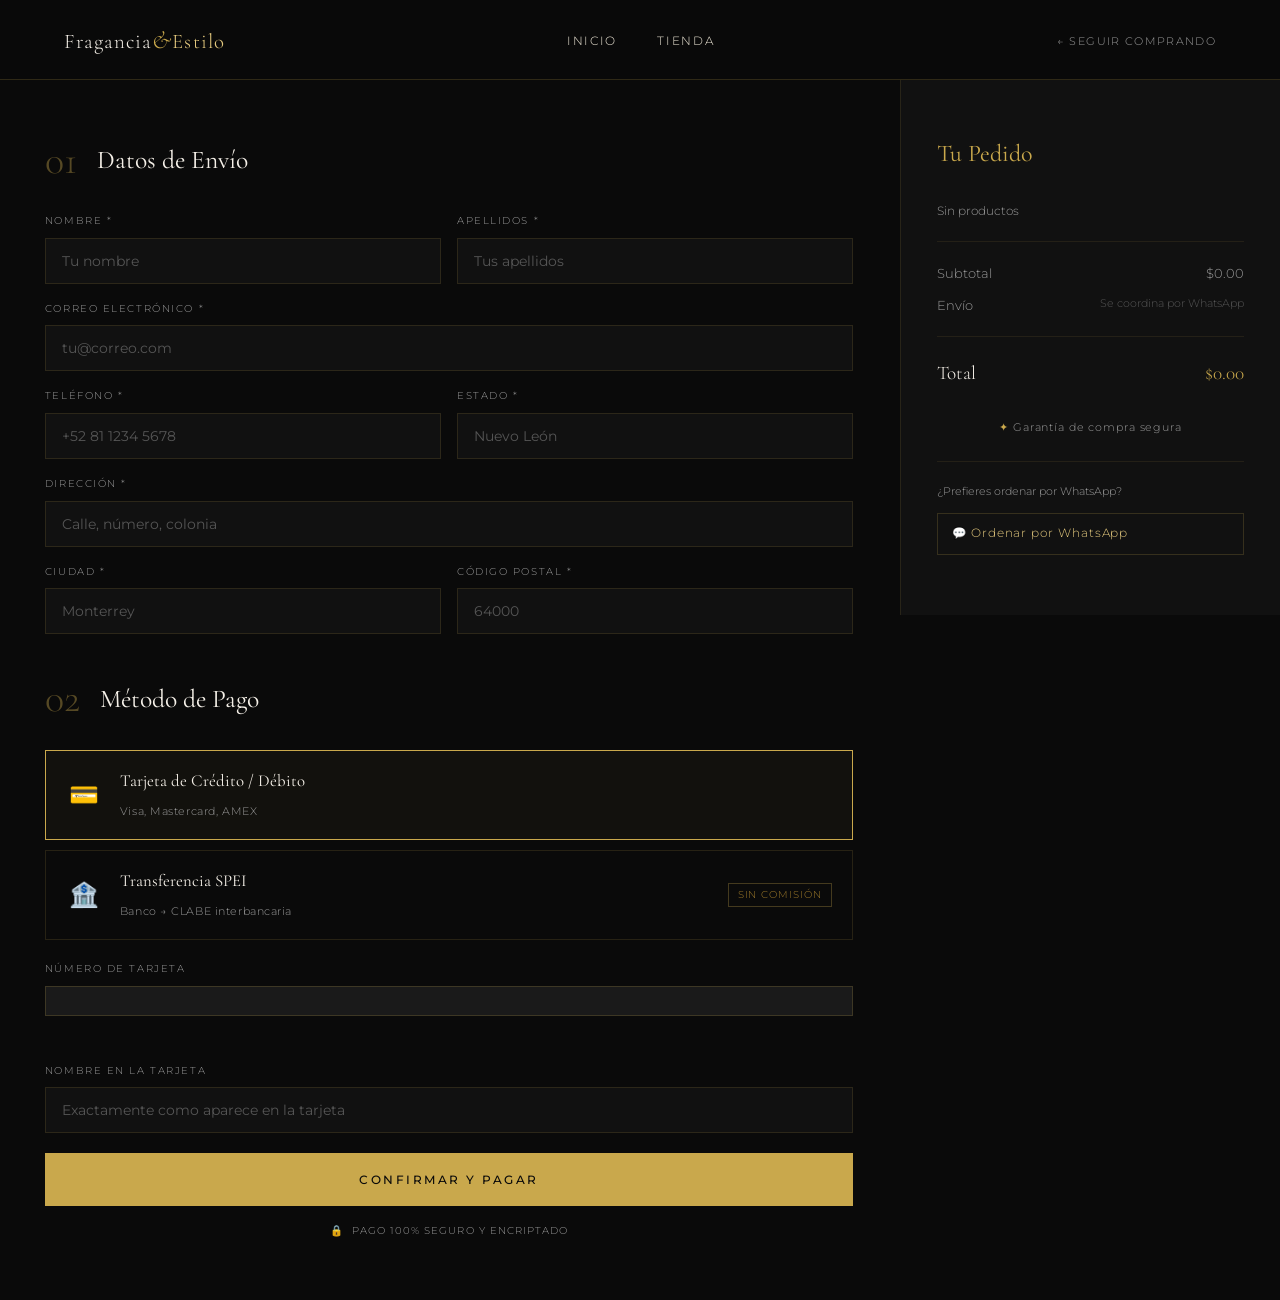
<file: pages/checkout.html>
<!DOCTYPE html>
<html lang="es">
<head>
  <meta charset="UTF-8"/>
  <meta name="viewport" content="width=device-width, initial-scale=1.0"/>
  <title>Checkout — Fragancia &amp; Estilo</title>
  <link rel="stylesheet" href="../css/global.css"/>
  <link rel="stylesheet" href="../css/checkout.css"/>
  <link href="https://fonts.googleapis.com/css2?family=Cormorant+Garamond:ital,wght@0,300;0,400;0,600;1,300;1,400&family=Montserrat:wght@200;300;400;500&display=swap" rel="stylesheet">
  <style>
    /* ── Métodos de pago ── */
    .payment-methods { display:flex; flex-direction:column; gap:10px; margin-bottom:20px }
    .pm-option {
      border:1px solid rgba(201,168,76,.15); cursor:pointer;
      transition:border-color .28s ease, background .28s ease;
    }
    .pm-option.active { border-color:var(--gold); background:rgba(201,168,76,.04) }
    .pm-option-inner {
      display:flex; align-items:center; gap:18px; padding:16px 20px;
    }
    .pm-icon { font-size:1.5rem; flex-shrink:0; width:36px; text-align:center }
    .pm-label strong { display:block; font-family:var(--font-display); font-size:1.05rem; font-weight:400; color:var(--cream) }
    .pm-label span { font-size:.7rem; color:var(--gray-lt); letter-spacing:.05em }
    .pm-badge {
      margin-left:auto; font-size:.6rem; letter-spacing:.1em; text-transform:uppercase;
      padding:3px 9px; border:1px solid rgba(201,168,76,.3); color:var(--gold-dk)
    }
    .pm-badge.popular { background:rgba(201,168,76,.12); color:var(--gold) }

    /* ── Paneles de pago ── */
    .pay-panel { display:none; margin-top:4px }
    .pay-panel.active { display:block }

    /* ── Stripe card element ── */
    #stripe-card-element {
      background:var(--black3); border:1px solid rgba(201,168,76,.2);
      padding:14px 16px; transition:border-color .28s;
    }
    #stripe-card-element.StripeElement--focus { border-color:var(--gold) }
    #stripe-card-error { color:#e07070; font-size:.72rem; margin-top:6px; min-height:18px }

    /* ── PayPal container ── */
    #paypal-button-container { margin-top:4px }

    /* ── Mercado Pago container ── */
    #mp-card-element { margin-top:4px }

    /* ── Transferencia bancaria ── */
    .bank-info {
      background:var(--black3); border:1px solid rgba(201,168,76,.15);
      padding:20px; display:flex; flex-direction:column; gap:14px
    }
    .bank-row { display:flex; justify-content:space-between; align-items:center; flex-wrap:wrap; gap:8px }
    .bank-row .bank-lbl { font-size:.62rem; letter-spacing:.14em; text-transform:uppercase; color:var(--gray-lt) }
    .bank-row .bank-val { font-family:var(--font-display); font-size:1.05rem; color:var(--cream) }
    .bank-row .bank-val.clabe { font-size:.9rem; letter-spacing:.08em; color:var(--gold) }
    .copy-btn {
      background:none; border:1px solid rgba(201,168,76,.2); color:var(--gold-dk);
      font-size:.6rem; letter-spacing:.1em; text-transform:uppercase;
      padding:4px 10px; cursor:pointer; transition:.25s ease
    }
    .copy-btn:hover { border-color:var(--gold); color:var(--gold) }
    .bank-note {
      font-size:.72rem; color:var(--gray-lt); line-height:1.7;
      border-top:1px solid rgba(255,255,255,.05); padding-top:12px
    }

    /* ── Botón de pago ── */
    .btn-pay {
      width:100%; padding:18px; background:var(--gold); border:1px solid var(--gold);
      color:var(--black); font-family:var(--font-body); font-size:.78rem; font-weight:500;
      letter-spacing:.2em; text-transform:uppercase; cursor:pointer;
      transition:.3s ease; position:relative; overflow:hidden; margin-top:20px
    }
    .btn-pay:hover { background:transparent; color:var(--gold) }
    .btn-pay:disabled { opacity:.5; pointer-events:none }
    .btn-pay.loading { color:transparent; pointer-events:none }
    .btn-pay.loading::after {
      content:''; position:absolute; width:20px; height:20px;
      border:2px solid rgba(0,0,0,.3); border-top-color:var(--black);
      border-radius:50%; animation:spin .7s linear infinite;
      top:50%; left:50%; transform:translate(-50%,-50%)
    }
    @keyframes spin { to { transform:translate(-50%,-50%) rotate(360deg) } }

    /* ── Mensaje de pago ── */
    .payment-msg { padding:12px 16px; font-size:.75rem; margin-top:12px; display:none }
    .payment-msg-error { background:rgba(192,57,43,.12); border:1px solid rgba(192,57,43,.3); color:#e07070 }
    .payment-msg-info  { background:rgba(201,168,76,.08); border:1px solid rgba(201,168,76,.2); color:var(--gold-lt) }
    .payment-msg-ok    { background:rgba(45,106,79,.12); border:1px solid rgba(45,106,79,.3); color:#68c19a }

    /* ── Sin pasarelas configuradas ── */
    .no-gateway-notice {
      background:rgba(201,168,76,.06); border:1px solid rgba(201,168,76,.2);
      padding:20px; text-align:center; display:none
    }
    .no-gateway-notice.show { display:block }
    .no-gateway-notice p { font-size:.8rem; color:var(--gray-lt); line-height:1.8 }
    .no-gateway-notice strong { color:var(--gold) }

    /* ── Lock badge ── */
    .secure-badge {
      display:flex; align-items:center; gap:8px; justify-content:center;
      font-size:.65rem; letter-spacing:.1em; text-transform:uppercase;
      color:var(--gray-lt); margin-top:16px
    }
    .secure-badge::before { content:'🔒' }
  </style>
</head>
<body>

  <nav class="navbar scrolled" id="navbar">
    <div class="nav-logo"><a href="../index.html">
      <span class="logo-main">Fragancia</span><span class="logo-amp">&amp;</span><span class="logo-sub">Estilo</span>
    </a></div>
    <ul class="nav-links">
      <li><a href="../index.html">Inicio</a></li>
      <li><a href="tienda.html">Tienda</a></li>
    </ul>
    <div class="nav-actions">
      <a href="tienda.html" style="font-size:.7rem;letter-spacing:.12em;text-transform:uppercase;color:var(--gray-lt)">← Seguir comprando</a>
    </div>
  </nav>

  <main class="checkout-layout">

    <!-- ── FORMULARIO ── -->
    <section class="checkout-form-section">

      <!-- PASO 1: Datos -->
      <div class="checkout-step">
        <span class="step-num">01</span>
        <h2>Datos de Envío</h2>
      </div>
      <div class="form-grid">
        <div class="form-group"><label>Nombre *</label><input type="text" id="firstName" placeholder="Tu nombre" required/></div>
        <div class="form-group"><label>Apellidos *</label><input type="text" id="lastName" placeholder="Tus apellidos" required/></div>
        <div class="form-group full"><label>Correo electrónico *</label><input type="email" id="email" placeholder="tu@correo.com" required/></div>
        <div class="form-group"><label>Teléfono *</label><input type="tel" id="phone" placeholder="+52 81 1234 5678" required/></div>
        <div class="form-group"><label>Estado *</label><input type="text" id="state" placeholder="Nuevo León" required/></div>
        <div class="form-group full"><label>Dirección *</label><input type="text" id="address" placeholder="Calle, número, colonia" required/></div>
        <div class="form-group"><label>Ciudad *</label><input type="text" id="city" placeholder="Monterrey" required/></div>
        <div class="form-group"><label>Código Postal *</label><input type="text" id="zip" placeholder="64000" maxlength="5" required/></div>
      </div>

      <!-- PASO 2: Pago -->
      <div class="checkout-step" style="margin-top:44px">
        <span class="step-num">02</span>
        <h2>Método de Pago</h2>
      </div>

      <!-- Aviso si no hay pasarelas configuradas -->
      <div class="no-gateway-notice" id="noGatewayNotice">
        <p>
          <strong>Pagos aún no activados</strong><br/>
          Para recibir pagos con tarjeta necesitas configurar Stripe, PayPal o Mercado Pago.<br/>
          Consulta la sección <strong>"Configurar Pagos"</strong> de la guía de operación,<br/>
          o utiliza la transferencia bancaria mientras tanto.
        </p>
      </div>

      <div class="payment-methods" id="paymentMethods">
        <!-- Se rellena dinámicamente según las claves configuradas -->
      </div>

      <!-- Panel: Stripe -->
      <div class="pay-panel" id="panel-stripe">
        <div class="form-group full" style="margin-bottom:14px">
          <label>Número de tarjeta</label>
          <div id="stripe-card-element"></div>
          <div id="stripe-card-error"></div>
        </div>
        <div class="form-group full">
          <label>Nombre en la tarjeta</label>
          <input type="text" id="cardName" placeholder="Exactamente como aparece en la tarjeta"/>
        </div>
      </div>

      <!-- Panel: PayPal -->
      <div class="pay-panel" id="panel-paypal">
        <div id="paypal-button-container"></div>
      </div>

      <!-- Panel: Mercado Pago -->
      <div class="pay-panel" id="panel-mp">
        <div id="mp-card-element"></div>
      </div>

      <!-- Panel: Transferencia SPEI -->
      <div class="pay-panel" id="panel-bank">
        <div class="bank-info" id="bankInfo">
          <!-- Se rellena con JS -->
        </div>
      </div>

      <!-- Mensaje de estado del pago -->
      <div id="payment-message" class="payment-msg"></div>

      <!-- Botón de pago -->
      <button class="btn-pay" id="payBtn" onclick="submitPayment()">
        Confirmar y Pagar
      </button>
      <div class="secure-badge">Pago 100% seguro y encriptado</div>

    </section>

    <!-- ── RESUMEN ── -->
    <aside class="order-summary">
      <h3>Tu Pedido</h3>
      <div id="summaryItems"></div>
      <div class="summary-divider"></div>
      <div class="summary-row"><span>Subtotal</span><span id="summarySubtotal">$0.00</span></div>
      <div class="summary-row"><span>Envío</span><span style="color:var(--gray);font-size:.7rem">Se coordina por WhatsApp</span></div>
      <div class="summary-divider"></div>
      <div class="summary-row total"><span>Total</span><span id="summaryTotal">$0.00</span></div>
      <div class="summary-secure"><span>✦</span> Garantía de compra segura</div>

      <!-- WhatsApp de respaldo -->
      <div style="margin-top:24px;padding-top:20px;border-top:1px solid rgba(201,168,76,.1)">
        <p style="font-size:.68rem;color:var(--gray-lt);line-height:1.8;margin-bottom:12px">
          ¿Prefieres ordenar por WhatsApp?
        </p>
        <a id="waLink" href="#" target="_blank"
           style="display:flex;align-items:center;gap:8px;font-size:.72rem;
                  letter-spacing:.08em;color:var(--gold-lt);border:1px solid rgba(201,168,76,.2);
                  padding:10px 14px;transition:.28s ease"
           onmouseover="this.style.borderColor='var(--gold)'"
           onmouseout="this.style.borderColor='rgba(201,168,76,.2)'">
          💬 Ordenar por WhatsApp
        </a>
      </div>
    </aside>
  </main>

  <script src="../data/config.js"></script>
  <script src="../js/db.js"></script>
  <script src="../js/cart.js"></script>
  <script src="../js/payment.js"></script>
  <script>
  // ═══════════════════════════════════════
  //  CHECKOUT — lógica de la página
  // ═══════════════════════════════════════

  let stripeInstance = null;
  let activeMethod   = null;
  const cartItems    = JSON.parse(localStorage.getItem('fye_cart') || '[]');
  const total        = cartItems.reduce((s, i) => s + i.price * i.qty, 0);

  // ── Construir resumen ──────────────────
  document.addEventListener('DOMContentLoaded', () => {
    // Resumen de pedido
    const itemsEl = document.getElementById('summaryItems');
    itemsEl.innerHTML = cartItems.length
      ? cartItems.map(i => `
          <div class="summary-item">
            <span>${i.name} <em style="color:var(--gray-lt);font-size:.72rem">× ${i.qty}</em></span>
            <span>$${(i.price * i.qty).toFixed(2)}</span>
          </div>`).join('')
      : '<p style="color:var(--gray-lt);font-size:.78rem">Sin productos</p>';

    document.getElementById('summarySubtotal').textContent = '$' + total.toFixed(2);
    document.getElementById('summaryTotal').textContent    = '$' + total.toFixed(2);

    // WhatsApp link
    const phone = PaymentConfig.bank.email_compras.includes('@')
      ? '521234567890'  // fallback
      : PaymentConfig.bank.email_compras;
    const waText = encodeURIComponent(
      'Hola, quiero hacer un pedido de:\n' +
      cartItems.map(i => `• ${i.name} (${i.size}) × ${i.qty} = $${(i.price*i.qty).toFixed(2)}`).join('\n') +
      `\n\nTotal: $${total.toFixed(2)}`
    );
    document.getElementById('waLink').href = `https://wa.me/${phone}?text=${waText}`;

    // Renderizar métodos de pago
    buildPaymentMethods();
  });

  // ── Construir botones de método de pago ──
  function buildPaymentMethods() {
    const container = document.getElementById('paymentMethods');
    const methods   = [];

    if (PaymentGateways.hasStripe()) {
      methods.push({ id:'stripe', icon:'💳', label:'Tarjeta de Crédito / Débito', sub:'Visa, Mastercard, AMEX', badge:'', popular:false });
    }
    if (PaymentGateways.hasPayPal()) {
      methods.push({ id:'paypal', icon:'🅿', label:'PayPal', sub:'Paga con tu cuenta PayPal', badge:'Popular', popular:true });
    }
    if (PaymentGateways.hasMercadoPago()) {
      methods.push({ id:'mp', icon:'🟡', label:'Mercado Pago', sub:'Tarjeta, OXXO, transferencia', badge:'Popular', popular:true });
    }
    // SPEI/banco siempre disponible
    methods.push({ id:'bank', icon:'🏦', label:'Transferencia SPEI', sub:'Banco → CLABE interbancaria', badge:'Sin comisión', popular:false });

    if (methods.length <= 1) {
      document.getElementById('noGatewayNotice').classList.add('show');
    }

    container.innerHTML = methods.map((m, i) => `
      <div class="pm-option ${i===0?'active':''}" onclick="selectMethod('${m.id}')" id="opt-${m.id}">
        <div class="pm-option-inner">
          <div class="pm-icon">${m.icon}</div>
          <div class="pm-label">
            <strong>${m.label}</strong>
            <span>${m.sub}</span>
          </div>
          ${m.badge ? `<span class="pm-badge ${m.popular?'popular':''}">${m.badge}</span>` : ''}
        </div>
      </div>`).join('');

    // Activar el primero
    if (methods.length > 0) selectMethod(methods[0].id);
  }

  // ── Seleccionar método de pago ─────────
  async function selectMethod(id) {
    activeMethod = id;

    // UI: activar botón seleccionado
    document.querySelectorAll('.pm-option').forEach(el => el.classList.remove('active'));
    const optEl = document.getElementById('opt-' + id);
    if (optEl) optEl.classList.add('active');

    // UI: mostrar panel correcto
    document.querySelectorAll('.pay-panel').forEach(el => el.classList.remove('active'));
    const panelEl = document.getElementById('panel-' + id);
    if (panelEl) panelEl.classList.add('active');

    // Texto del botón
    const payBtn = document.getElementById('payBtn');
    if (id === 'bank')   { payBtn.textContent = 'Ver datos de transferencia'; }
    else if (id === 'paypal') { payBtn.style.display = 'none'; }
    else { payBtn.style.display = 'block'; payBtn.textContent = 'Confirmar y Pagar'; }

    // Inicializar pasarela
    if (id === 'stripe' && PaymentGateways.hasStripe() && !stripeInstance) {
      stripeInstance = await initStripe(total);
    }
    if (id === 'paypal' && PaymentGateways.hasPayPal()) {
      await initPayPal(total, 'paypal-button-container');
    }
    if (id === 'mp' && PaymentGateways.hasMercadoPago()) {
      await initMercadoPago(total);
    }
    if (id === 'bank') {
      renderBankInfo();
    }
  }

  // ── Info de transferencia bancaria ─────
  function renderBankInfo() {
    const b = getBankInfo();
    document.getElementById('bankInfo').innerHTML = `
      <div class="bank-row">
        <div><div class="bank-lbl">Banco</div><div class="bank-val">${b.banco}</div></div>
      </div>
      <div class="bank-row">
        <div><div class="bank-lbl">Titular</div><div class="bank-val">${b.titular}</div></div>
      </div>
      <div class="bank-row">
        <div><div class="bank-lbl">CLABE Interbancaria</div><div class="bank-val clabe">${b.clabe}</div></div>
        <button class="copy-btn" onclick="copyText('${b.clabe}', this)">Copiar</button>
      </div>
      <div class="bank-row">
        <div><div class="bank-lbl">Número de cuenta</div><div class="bank-val">${b.cuenta}</div></div>
        <button class="copy-btn" onclick="copyText('${b.cuenta}', this)">Copiar</button>
      </div>
      <div class="bank-note">
        📧 Envía tu comprobante de pago a <strong style="color:var(--cream)">${b.email}</strong>
        con tu nombre y número de pedido. Procesamos en 24 horas hábiles.
      </div>`;
  }

  function copyText(text, btn) {
    navigator.clipboard.writeText(text);
    const original = btn.textContent;
    btn.textContent = '✓ Copiado';
    setTimeout(() => btn.textContent = original, 1800);
  }

  // ── Validar formulario ─────────────────
  function validateForm() {
    const required = ['firstName','lastName','email','phone','state','address','city','zip'];
    for (const id of required) {
      const el = document.getElementById(id);
      if (!el || !el.value.trim()) {
        el.style.borderColor = '#e07070';
        el.focus();
        showPaymentMessage('Por favor completa todos los campos marcados con *.', 'error');
        return false;
      }
      el.style.borderColor = '';
    }
    // Validar email
    const email = document.getElementById('email').value;
    if (!/^[^\s@]+@[^\s@]+\.[^\s@]+$/.test(email)) {
      showPaymentMessage('El correo electrónico no tiene un formato válido.', 'error');
      document.getElementById('email').focus();
      return false;
    }
    return true;
  }

  // ── Submit de pago ─────────────────────
  async function submitPayment() {
    if (!validateForm()) return;

    const btn = document.getElementById('payBtn');

    if (activeMethod === 'bank') {
      // Transferencia: mostrar datos y mensaje
      renderBankInfo();
      showPaymentMessage('✦ Realiza tu transferencia a la CLABE indicada y envía tu comprobante. Te confirmaremos en 24 horas.', 'ok');
      btn.textContent = '✦ Datos enviados';
      btn.disabled = true;
      // Enviar a WhatsApp con los datos del pedido
      document.getElementById('waLink').click();
      return;
    }

    if (activeMethod === 'stripe' && stripeInstance) {
      btn.classList.add('loading');
      try {
        // ⚠️ Para cobros reales con Stripe necesitas un backend.
        // Opciones simples: Stripe Payment Links (sin backend)
        // o Netlify Functions (ver guía).
        // Por ahora, redirige a un Stripe Payment Link si lo tienes:
        const stripeLink = PaymentConfig.stripe_payment_link || '';
        if (stripeLink) {
          window.location.href = stripeLink + '?amount=' + Math.round(total * 100);
          return;
        }
        // Demo si no hay link configurado:
        await new Promise(r => setTimeout(r, 1500));
        handlePaymentSuccess('stripe', 'demo-' + Date.now(), {});
      } catch(e) {
        btn.classList.remove('loading');
        handlePaymentError('stripe', e.message);
      }
      return;
    }
  }
  </script>
</body>
</html>
</file>
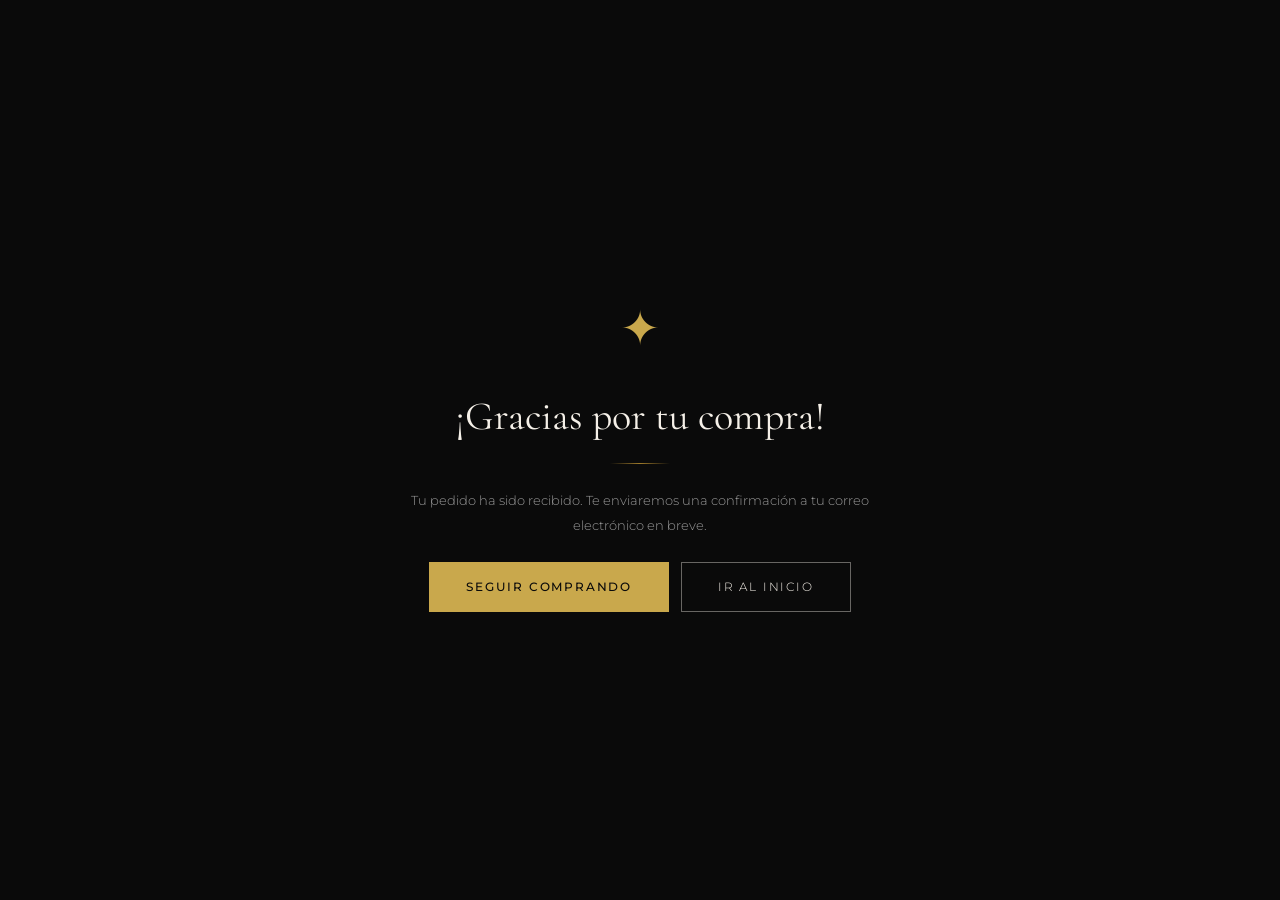
<file: pages/confirmacion.html>
<!DOCTYPE html>
<html lang="es">
<head>
  <meta charset="UTF-8"/>
  <meta name="viewport" content="width=device-width, initial-scale=1.0"/>
  <title>Pedido Confirmado — Fragancia &amp; Estilo</title>
  <link rel="stylesheet" href="../css/global.css"/>
  <link href="https://fonts.googleapis.com/css2?family=Cormorant+Garamond:ital,wght@0,300;0,400;0,600;1,300;1,400&family=Montserrat:wght@200;300;400;500&display=swap" rel="stylesheet">
  <style>
    body { display:flex; flex-direction:column; align-items:center; justify-content:center; min-height:100vh; text-align:center; padding:40px 24px }
    .confirm-box { max-width:480px; width:100% }
    .confirm-icon { font-size:3rem; color:var(--gold); margin-bottom:24px; animation:pop .5s cubic-bezier(.34,1.56,.64,1) both }
    @keyframes pop { from{transform:scale(0);opacity:0} to{transform:scale(1);opacity:1} }
    .confirm-box h1 { font-family:var(--font-display); font-size:2.5rem; color:var(--cream); margin-bottom:12px }
    .confirm-box p { font-size:.82rem; color:var(--gray-lt); line-height:1.9; margin-bottom:24px }
    .order-id { font-size:.7rem; letter-spacing:.15em; color:var(--gold-dk); margin-bottom:36px }
    .confirm-actions { display:flex; gap:12px; justify-content:center; flex-wrap:wrap }
    .divider-line { width:60px; height:1px; background:linear-gradient(90deg,transparent,var(--gold-dk),transparent); margin:24px auto }
  </style>
</head>
<body>
  <div class="confirm-box">
    <div class="confirm-icon">✦</div>
    <h1>¡Gracias por tu compra!</h1>
    <div class="divider-line"></div>
    <p id="confirmMsg">Tu pedido ha sido recibido. Te enviaremos una confirmación a tu correo electrónico en breve.</p>
    <p class="order-id" id="orderIdEl"></p>
    <div class="confirm-actions">
      <a href="tienda.html" class="btn-gold">Seguir comprando</a>
      <a href="../index.html" class="btn-ghost">Ir al inicio</a>
    </div>
  </div>
  <script>
    const params = new URLSearchParams(location.search);
    const orderId = params.get('order');
    const method  = params.get('method');

    if (orderId) {
      document.getElementById('orderIdEl').textContent = 'Número de pedido: ' + orderId;
    }

    const msgs = {
      stripe:      'Tu pago con tarjeta fue procesado exitosamente. Recibirás un correo de confirmación.',
      paypal:      'Tu pago con PayPal fue completado exitosamente. Recibirás un correo de confirmación.',
      mercadopago: 'Tu pago fue procesado por Mercado Pago. Recibirás confirmación en tu correo.',
      bank:        'Recibimos tu solicitud. Confirmaremos tu pago dentro de 24 horas hábiles una vez que verifiquemos tu transferencia.'
    };

    if (method && msgs[method]) {
      document.getElementById('confirmMsg').textContent = msgs[method];
    }
  </script>
</body>
</html>
</file>
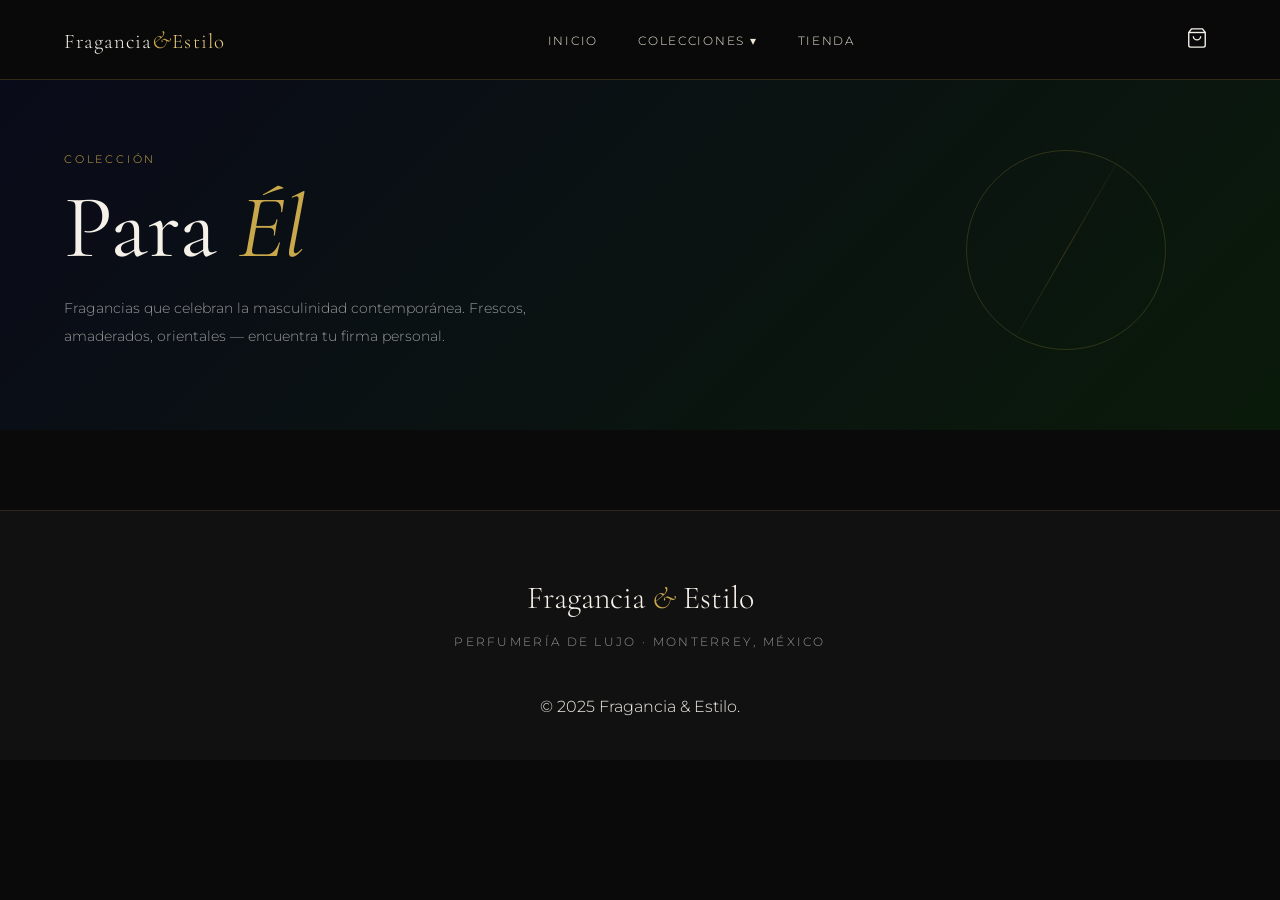
<file: pages/hombre.html>
<!DOCTYPE html>
<html lang="es">
<head>
  <meta charset="UTF-8"/>
  <meta name="viewport" content="width=device-width, initial-scale=1.0"/>
  <title>Para Él — Fragancia &amp; Estilo</title>
  <link rel="stylesheet" href="../css/global.css"/>
  <link rel="stylesheet" href="../css/tienda.css"/>
  <link rel="stylesheet" href="../css/coleccion.css"/>
  <link href="https://fonts.googleapis.com/css2?family=Cormorant+Garamond:ital,wght@0,300;0,400;0,600;1,300;1,400&family=Montserrat:wght@200;300;400;500&display=swap" rel="stylesheet">
</head>
<body>
  <nav class="navbar scrolled" id="navbar">
    <div class="nav-logo"><a href="../index.html">
      <span class="logo-main">Fragancia</span><span class="logo-amp">&amp;</span><span class="logo-sub">Estilo</span>
    </a></div>
    <ul class="nav-links">
      <li><a href="../index.html">Inicio</a></li>
      <li class="dropdown"><a href="#">Colecciones ▾</a>
        <div class="dropdown-menu">
          <a href="primavera-verano.html">Primavera · Verano</a>
          <a href="otono-invierno.html">Otoño · Invierno</a>
          <a href="hombre.html">Para Él</a>
          <a href="mujer.html" class="active">Para Él</a>
          <a href="unisex.html">Unisex</a>
          <a href="noche.html">Noche &amp; Ocasión</a>
        </div>
      </li>
      <li><a href="tienda.html">Tienda</a></li>
    </ul>
    <div class="nav-actions">
      <button class="cart-btn" onclick="toggleCart()">
        <svg width="22" height="22" viewBox="0 0 24 24" fill="none" stroke="currentColor" stroke-width="1.5"><path d="M6 2L3 6v14a2 2 0 002 2h14a2 2 0 002-2V6l-3-4z"/><line x1="3" y1="6" x2="21" y2="6"/><path d="M16 10a4 4 0 01-8 0"/></svg>
        <span class="cart-count" id="cartCount">0</span>
      </button>
    </div>
  </nav>

  <header class="collection-hero" style="--hero-bg: linear-gradient(135deg, #0a0a1a 0%, #0a1a0a 100%)">
    <div class="collection-hero-content">
      <span class="eyebrow-gold">Colección</span>
      <h1>Para <em>Él</em></h1>
      <p>Fragancias que celebran la masculinidad contemporánea. Frescos, amaderados, orientales — encuentra tu firma personal.</p>
    </div>
    <div class="collection-hero-deco">
      <div class="deco-circle"></div>
      <div class="deco-line"></div>
    </div>
  </header>

  <main class="products-grid" id="productsGrid"></main>

  <footer class="footer">
    <div class="footer-logo"><span>Fragancia</span><em> &amp; </em><span>Estilo</span></div>
    <p class="footer-tagline">Perfumería de Lujo · Monterrey, México</p>
    <p class="footer-copy">© 2025 Fragancia &amp; Estilo.</p>
  </footer>

  <div class="cart-overlay" id="cartOverlay" onclick="toggleCart()"></div>
  <aside class="cart-panel" id="cartPanel">
    <div class="cart-header"><h3>Tu Selección</h3><button onclick="toggleCart()" class="cart-close">✕</button></div>
    <div class="cart-items" id="cartItems"><p class="cart-empty">Tu carrito está vacío</p></div>
    <div class="cart-footer" id="cartFooter" style="display:none">
      <div class="cart-total"><span>Total:</span><span id="cartTotal">$0.00</span></div>
      <a href="checkout.html" class="btn-gold w-full">Proceder al pago</a>
    </div>
  </aside>

  <script src="../data/config.js"></script>
  <script src="../js/db.js"></script>
  <script src="../js/cart.js"></script>
  <script src="../js/products.js"></script>
  <script src="../js/main.js"></script>
  <script>
    // Cambia 'mujer' por la categoría de esta página
    renderProductGrid('productsGrid', 'hombre'');
  </script>
</body>
</html>
</file>
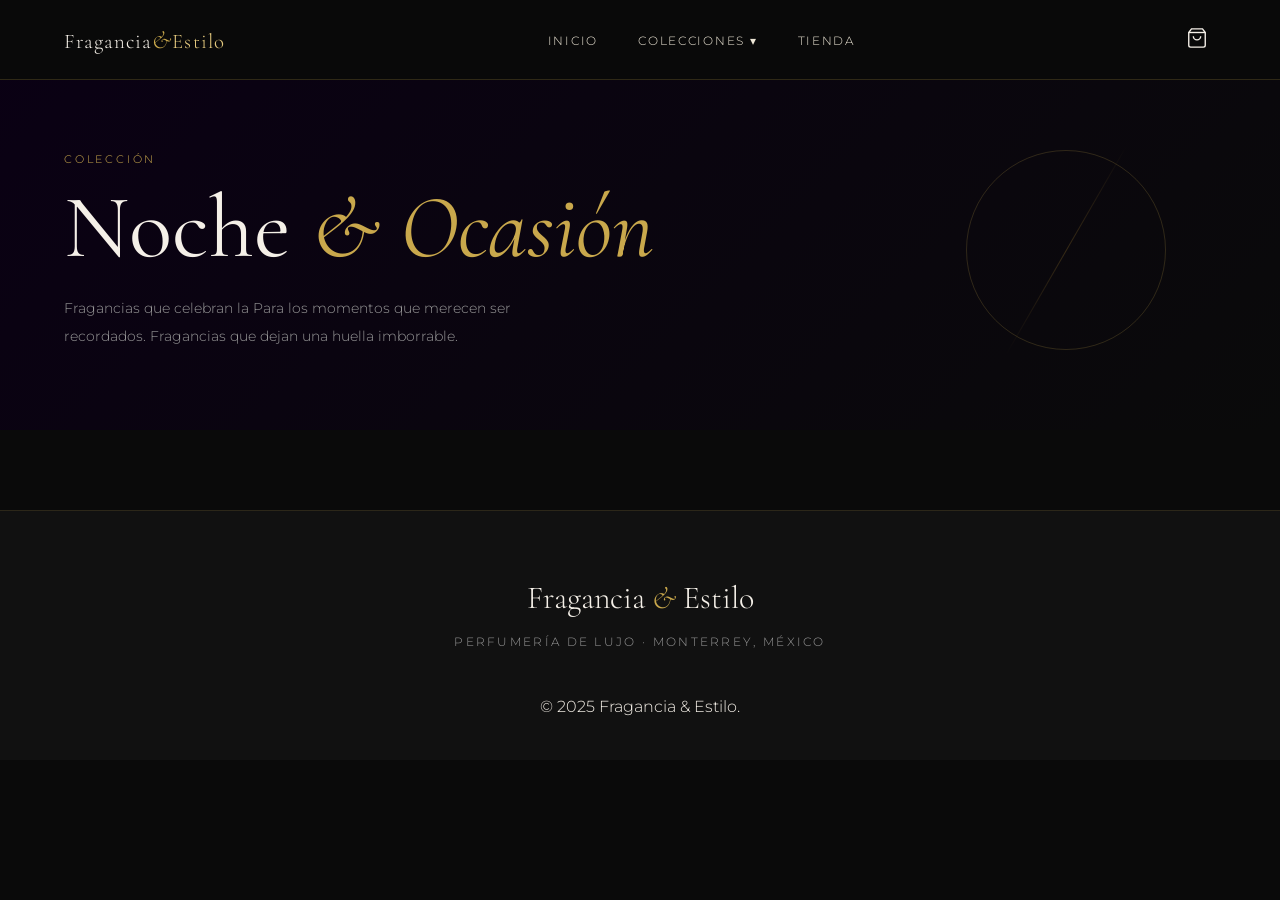
<file: pages/noche.html>
<!DOCTYPE html>
<html lang="es">
<head>
  <meta charset="UTF-8"/>
  <meta name="viewport" content="width=device-width, initial-scale=1.0"/>
  <title>Noche &amp; Ocasión — Fragancia &amp; Estilo</title>
  <link rel="stylesheet" href="../css/global.css"/>
  <link rel="stylesheet" href="../css/tienda.css"/>
  <link rel="stylesheet" href="../css/coleccion.css"/>
  <link href="https://fonts.googleapis.com/css2?family=Cormorant+Garamond:ital,wght@0,300;0,400;0,600;1,300;1,400&family=Montserrat:wght@200;300;400;500&display=swap" rel="stylesheet">
</head>
<body>
  <nav class="navbar scrolled" id="navbar">
    <div class="nav-logo"><a href="../index.html">
      <span class="logo-main">Fragancia</span><span class="logo-amp">&amp;</span><span class="logo-sub">Estilo</span>
    </a></div>
    <ul class="nav-links">
      <li><a href="../index.html">Inicio</a></li>
      <li class="dropdown"><a href="#">Colecciones ▾</a>
        <div class="dropdown-menu">
          <a href="primavera-verano.html">Primavera · Verano</a>
          <a href="otono-invierno.html">Otoño · Invierno</a>
          <a href="hombre.html">Para Él</a>
          <a href="mujer.html" class="active">Noche</a>
          <a href="unisex.html">Unisex</a>
          <a href="noche.html">Noche &amp; Ocasión</a>
        </div>
      </li>
      <li><a href="tienda.html">Tienda</a></li>
    </ul>
    <div class="nav-actions">
      <button class="cart-btn" onclick="toggleCart()">
        <svg width="22" height="22" viewBox="0 0 24 24" fill="none" stroke="currentColor" stroke-width="1.5"><path d="M6 2L3 6v14a2 2 0 002 2h14a2 2 0 002-2V6l-3-4z"/><line x1="3" y1="6" x2="21" y2="6"/><path d="M16 10a4 4 0 01-8 0"/></svg>
        <span class="cart-count" id="cartCount">0</span>
      </button>
    </div>
  </nav>

  <header class="collection-hero" style="--hero-bg: linear-gradient(135deg, #0a0014 0%, #0a0a0a 100%)">
    <div class="collection-hero-content">
      <span class="eyebrow-gold">Colección</span>
      <h1>Noche <em>&amp; Ocasión</em></h1>
      <p>Fragancias que celebran la Para los momentos que merecen ser recordados. Fragancias que dejan una huella imborrable.</p>
    </div>
    <div class="collection-hero-deco">
      <div class="deco-circle"></div>
      <div class="deco-line"></div>
    </div>
  </header>

  <main class="products-grid" id="productsGrid"></main>

  <footer class="footer">
    <div class="footer-logo"><span>Fragancia</span><em> &amp; </em><span>Estilo</span></div>
    <p class="footer-tagline">Perfumería de Lujo · Monterrey, México</p>
    <p class="footer-copy">© 2025 Fragancia &amp; Estilo.</p>
  </footer>

  <div class="cart-overlay" id="cartOverlay" onclick="toggleCart()"></div>
  <aside class="cart-panel" id="cartPanel">
    <div class="cart-header"><h3>Tu Selección</h3><button onclick="toggleCart()" class="cart-close">✕</button></div>
    <div class="cart-items" id="cartItems"><p class="cart-empty">Tu carrito está vacío</p></div>
    <div class="cart-footer" id="cartFooter" style="display:none">
      <div class="cart-total"><span>Total:</span><span id="cartTotal">$0.00</span></div>
      <a href="checkout.html" class="btn-gold w-full">Proceder al pago</a>
    </div>
  </aside>

  <script src="../data/config.js"></script>
  <script src="../js/db.js"></script>
  <script src="../js/cart.js"></script>
  <script src="../js/products.js"></script>
  <script src="../js/main.js"></script>
  <script>
    // Cambia 'mujer' por la categoría de esta página
    renderProductGrid('productsGrid', 'noche'');
  </script>
</body>
</html>
</file>
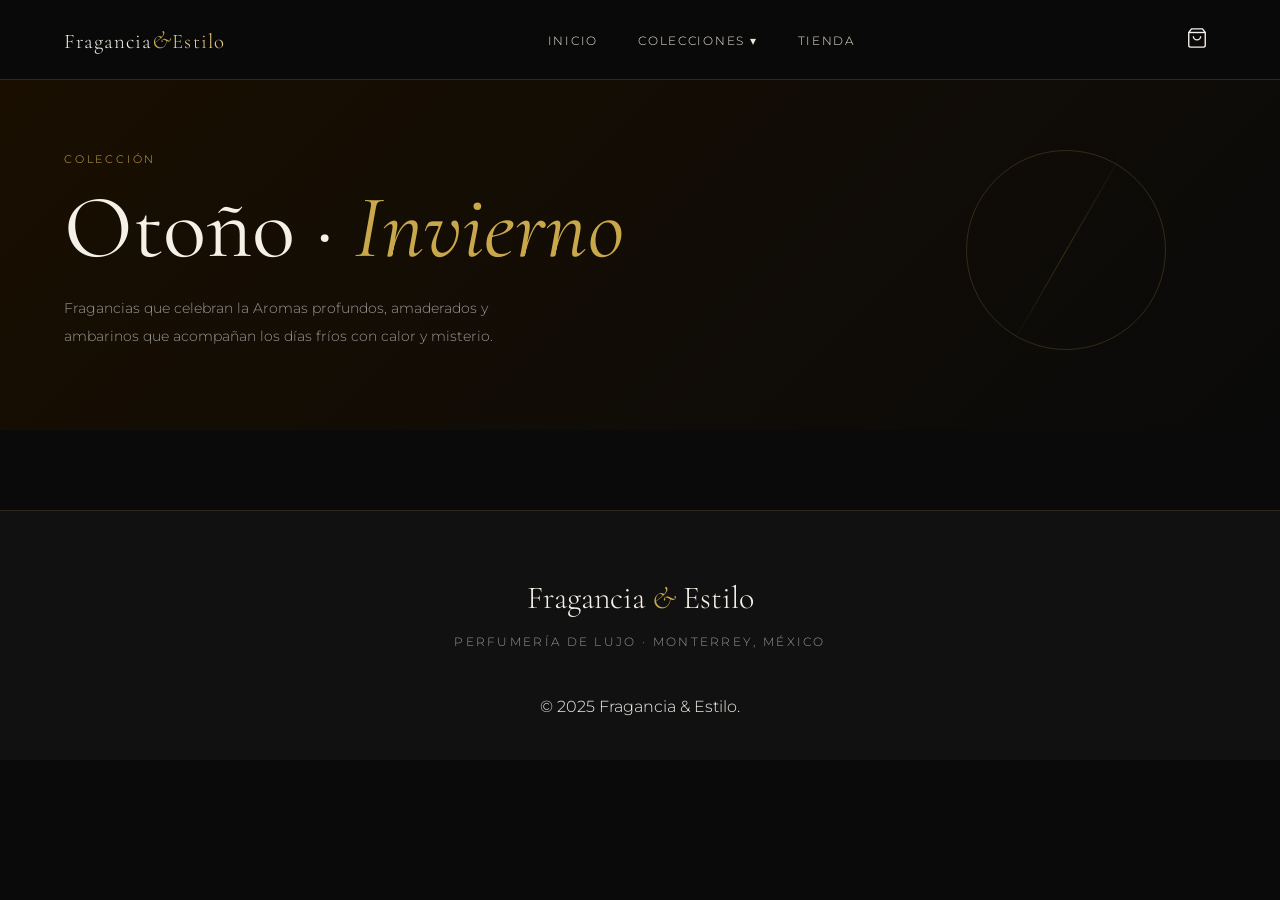
<file: pages/otono-invierno.html>
<!DOCTYPE html>
<html lang="es">
<head>
  <meta charset="UTF-8"/>
  <meta name="viewport" content="width=device-width, initial-scale=1.0"/>
  <title>Otoño · Invierno — Fragancia &amp; Estilo</title>
  <link rel="stylesheet" href="../css/global.css"/>
  <link rel="stylesheet" href="../css/tienda.css"/>
  <link rel="stylesheet" href="../css/coleccion.css"/>
  <link href="https://fonts.googleapis.com/css2?family=Cormorant+Garamond:ital,wght@0,300;0,400;0,600;1,300;1,400&family=Montserrat:wght@200;300;400;500&display=swap" rel="stylesheet">
</head>
<body>
  <nav class="navbar scrolled" id="navbar">
    <div class="nav-logo"><a href="../index.html">
      <span class="logo-main">Fragancia</span><span class="logo-amp">&amp;</span><span class="logo-sub">Estilo</span>
    </a></div>
    <ul class="nav-links">
      <li><a href="../index.html">Inicio</a></li>
      <li class="dropdown"><a href="#">Colecciones ▾</a>
        <div class="dropdown-menu">
          <a href="primavera-verano.html">Primavera · Verano</a>
          <a href="otono-invierno.html">Otoño · Invierno</a>
          <a href="hombre.html">Para Él</a>
          <a href="mujer.html" class="active">Otoño · Invierno</a>
          <a href="unisex.html">Unisex</a>
          <a href="noche.html">Noche &amp; Ocasión</a>
        </div>
      </li>
      <li><a href="tienda.html">Tienda</a></li>
    </ul>
    <div class="nav-actions">
      <button class="cart-btn" onclick="toggleCart()">
        <svg width="22" height="22" viewBox="0 0 24 24" fill="none" stroke="currentColor" stroke-width="1.5"><path d="M6 2L3 6v14a2 2 0 002 2h14a2 2 0 002-2V6l-3-4z"/><line x1="3" y1="6" x2="21" y2="6"/><path d="M16 10a4 4 0 01-8 0"/></svg>
        <span class="cart-count" id="cartCount">0</span>
      </button>
    </div>
  </nav>

  <header class="collection-hero" style="--hero-bg: linear-gradient(135deg, #1a0f00 0%, #0a0a0a 100%)">
    <div class="collection-hero-content">
      <span class="eyebrow-gold">Colección</span>
      <h1>Otoño · <em>Invierno</em></h1>
      <p>Fragancias que celebran la Aromas profundos, amaderados y ambarinos que acompañan los días fríos con calor y misterio.</p>
    </div>
    <div class="collection-hero-deco">
      <div class="deco-circle"></div>
      <div class="deco-line"></div>
    </div>
  </header>

  <main class="products-grid" id="productsGrid"></main>

  <footer class="footer">
    <div class="footer-logo"><span>Fragancia</span><em> &amp; </em><span>Estilo</span></div>
    <p class="footer-tagline">Perfumería de Lujo · Monterrey, México</p>
    <p class="footer-copy">© 2025 Fragancia &amp; Estilo.</p>
  </footer>

  <div class="cart-overlay" id="cartOverlay" onclick="toggleCart()"></div>
  <aside class="cart-panel" id="cartPanel">
    <div class="cart-header"><h3>Tu Selección</h3><button onclick="toggleCart()" class="cart-close">✕</button></div>
    <div class="cart-items" id="cartItems"><p class="cart-empty">Tu carrito está vacío</p></div>
    <div class="cart-footer" id="cartFooter" style="display:none">
      <div class="cart-total"><span>Total:</span><span id="cartTotal">$0.00</span></div>
      <a href="checkout.html" class="btn-gold w-full">Proceder al pago</a>
    </div>
  </aside>

  <script src="../data/config.js"></script>
  <script src="../js/db.js"></script>
  <script src="../js/cart.js"></script>
  <script src="../js/products.js"></script>
  <script src="../js/main.js"></script>
  <script>
    // Cambia 'mujer' por la categoría de esta página
    renderProductGrid('productsGrid', 'otono-invierno'');
  </script>
</body>
</html>
</file>
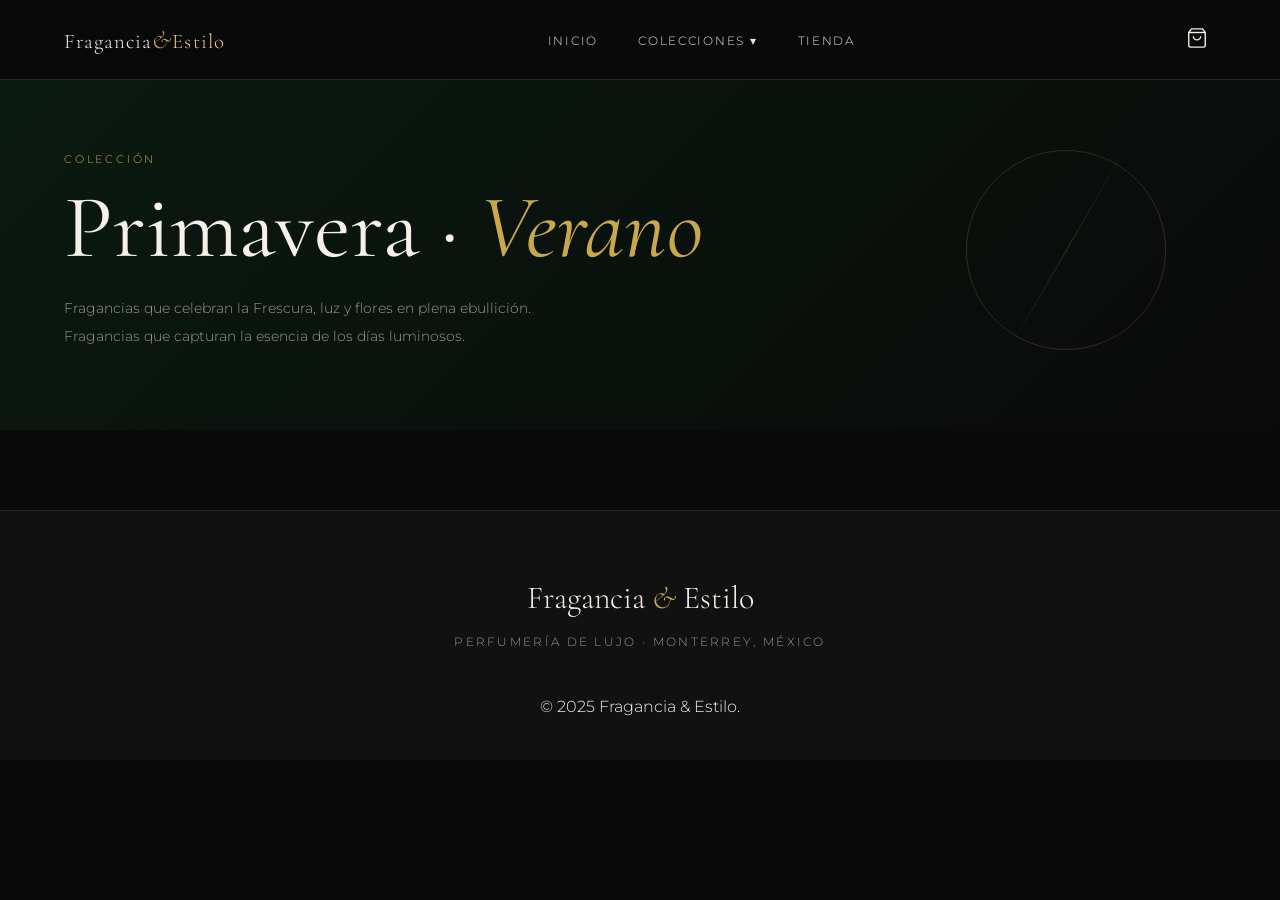
<file: pages/primavera-verano.html>
<!DOCTYPE html>
<html lang="es">
<head>
  <meta charset="UTF-8"/>
  <meta name="viewport" content="width=device-width, initial-scale=1.0"/>
  <title>Primavera · Verano — Fragancia &amp; Estilo</title>
  <link rel="stylesheet" href="../css/global.css"/>
  <link rel="stylesheet" href="../css/tienda.css"/>
  <link rel="stylesheet" href="../css/coleccion.css"/>
  <link href="https://fonts.googleapis.com/css2?family=Cormorant+Garamond:ital,wght@0,300;0,400;0,600;1,300;1,400&family=Montserrat:wght@200;300;400;500&display=swap" rel="stylesheet">
</head>
<body>
  <nav class="navbar scrolled" id="navbar">
    <div class="nav-logo"><a href="../index.html">
      <span class="logo-main">Fragancia</span><span class="logo-amp">&amp;</span><span class="logo-sub">Estilo</span>
    </a></div>
    <ul class="nav-links">
      <li><a href="../index.html">Inicio</a></li>
      <li class="dropdown"><a href="#">Colecciones ▾</a>
        <div class="dropdown-menu">
          <a href="primavera-verano.html">Primavera · Verano</a>
          <a href="otono-invierno.html">Otoño · Invierno</a>
          <a href="hombre.html">Para Él</a>
          <a href="mujer.html" class="active">Primavera · Verano</a>
          <a href="unisex.html">Unisex</a>
          <a href="noche.html">Noche &amp; Ocasión</a>
        </div>
      </li>
      <li><a href="tienda.html">Tienda</a></li>
    </ul>
    <div class="nav-actions">
      <button class="cart-btn" onclick="toggleCart()">
        <svg width="22" height="22" viewBox="0 0 24 24" fill="none" stroke="currentColor" stroke-width="1.5"><path d="M6 2L3 6v14a2 2 0 002 2h14a2 2 0 002-2V6l-3-4z"/><line x1="3" y1="6" x2="21" y2="6"/><path d="M16 10a4 4 0 01-8 0"/></svg>
        <span class="cart-count" id="cartCount">0</span>
      </button>
    </div>
  </nav>

  <header class="collection-hero" style="--hero-bg: linear-gradient(135deg, #0a1a10 0%, #0a0a0a 100%)">
    <div class="collection-hero-content">
      <span class="eyebrow-gold">Colección</span>
      <h1>Primavera · <em>Verano</em></h1>
      <p>Fragancias que celebran la Frescura, luz y flores en plena ebullición. Fragancias que capturan la esencia de los días luminosos.</p>
    </div>
    <div class="collection-hero-deco">
      <div class="deco-circle"></div>
      <div class="deco-line"></div>
    </div>
  </header>

  <main class="products-grid" id="productsGrid"></main>

  <footer class="footer">
    <div class="footer-logo"><span>Fragancia</span><em> &amp; </em><span>Estilo</span></div>
    <p class="footer-tagline">Perfumería de Lujo · Monterrey, México</p>
    <p class="footer-copy">© 2025 Fragancia &amp; Estilo.</p>
  </footer>

  <div class="cart-overlay" id="cartOverlay" onclick="toggleCart()"></div>
  <aside class="cart-panel" id="cartPanel">
    <div class="cart-header"><h3>Tu Selección</h3><button onclick="toggleCart()" class="cart-close">✕</button></div>
    <div class="cart-items" id="cartItems"><p class="cart-empty">Tu carrito está vacío</p></div>
    <div class="cart-footer" id="cartFooter" style="display:none">
      <div class="cart-total"><span>Total:</span><span id="cartTotal">$0.00</span></div>
      <a href="checkout.html" class="btn-gold w-full">Proceder al pago</a>
    </div>
  </aside>

  <script src="../data/config.js"></script>
  <script src="../js/db.js"></script>
  <script src="../js/cart.js"></script>
  <script src="../js/products.js"></script>
  <script src="../js/main.js"></script>
  <script>
    // Cambia 'mujer' por la categoría de esta página
    renderProductGrid('productsGrid', 'primavera-verano'');
  </script>
</body>
</html>
</file>
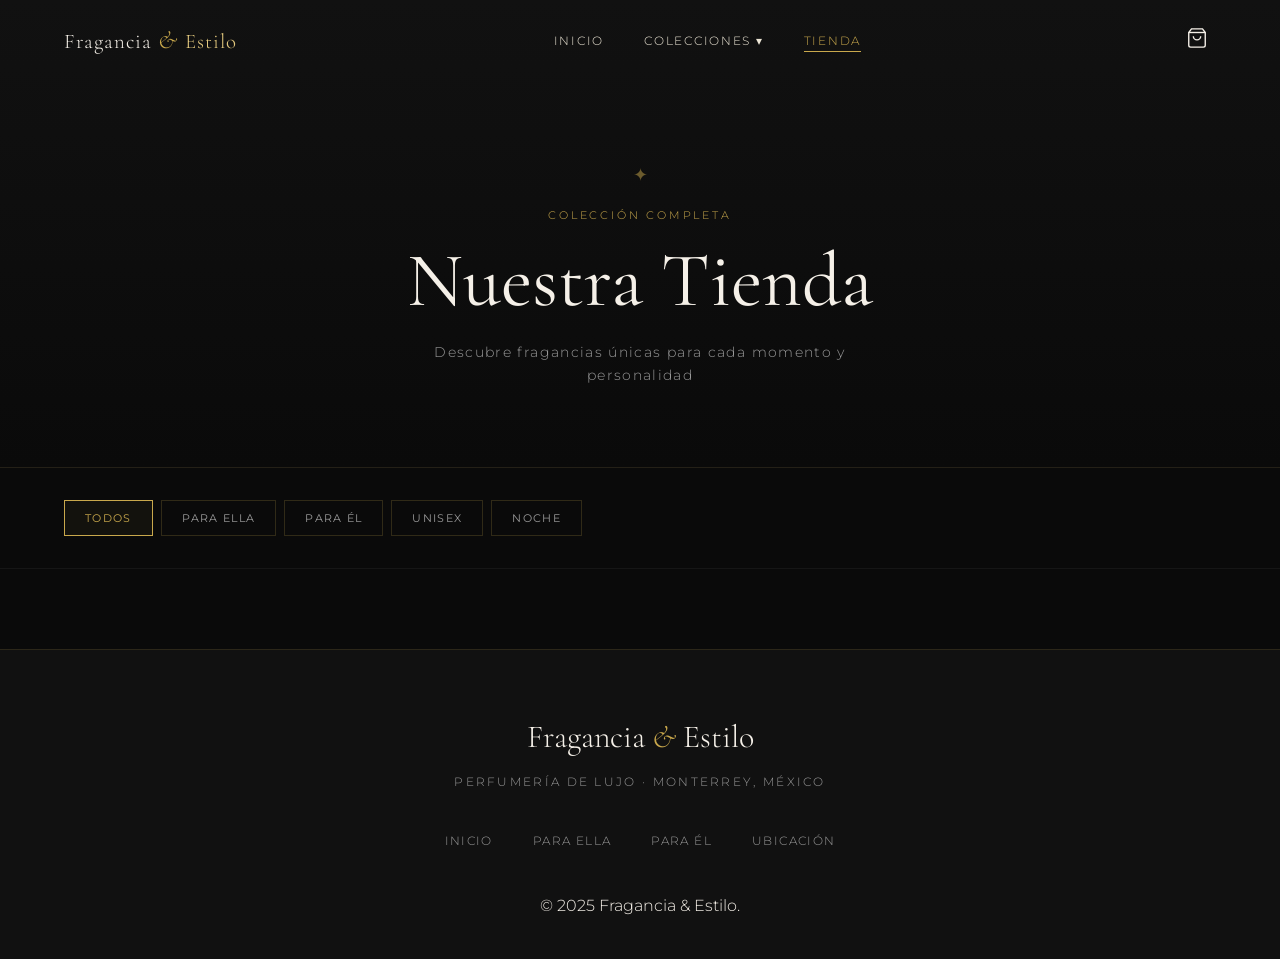
<file: pages/tienda.html>
<!DOCTYPE html>
<html lang="es">
<head>
  <meta charset="UTF-8"/>
  <meta name="viewport" content="width=device-width, initial-scale=1.0"/>
  <title>Tienda — Fragancia &amp; Estilo</title>
  <link rel="stylesheet" href="../css/global.css"/>
  <link rel="stylesheet" href="../css/tienda.css"/>
  <link href="https://fonts.googleapis.com/css2?family=Cormorant+Garamond:ital,wght@0,300;0,400;0,600;1,300;1,400&family=Montserrat:wght@200;300;400;500&display=swap" rel="stylesheet">
</head>
<body>

  <nav class="navbar scrolled" id="navbar">
    <div class="nav-logo">
      <a href="../index.html">
        <span class="logo-main">Fragancia</span>
        <span class="logo-amp">&amp;</span>
        <span class="logo-sub">Estilo</span>
      </a>
    </div>
    <ul class="nav-links">
      <li><a href="../index.html">Inicio</a></li>
      <li class="dropdown">
        <a href="#">Colecciones ▾</a>
        <div class="dropdown-menu">
          <a href="primavera-verano.html">Primavera · Verano</a>
          <a href="otono-invierno.html">Otoño · Invierno</a>
          <a href="hombre.html">Para Él</a>
          <a href="mujer.html">Para Ella</a>
          <a href="unisex.html">Unisex</a>
          <a href="noche.html">Noche &amp; Ocasión</a>
        </div>
      </li>
      <li><a href="tienda.html" class="active">Tienda</a></li>
    </ul>
    <div class="nav-actions">
      <button class="cart-btn" onclick="toggleCart()">
        <svg width="22" height="22" viewBox="0 0 24 24" fill="none" stroke="currentColor" stroke-width="1.5"><path d="M6 2L3 6v14a2 2 0 002 2h14a2 2 0 002-2V6l-3-4z"/><line x1="3" y1="6" x2="21" y2="6"/><path d="M16 10a4 4 0 01-8 0"/></svg>
        <span class="cart-count" id="cartCount">0</span>
      </button>
    </div>
  </nav>

  <!-- Hero de tienda -->
  <header class="page-hero">
    <div class="page-hero-deco">✦</div>
    <p class="eyebrow-gold">Colección Completa</p>
    <h1>Nuestra Tienda</h1>
    <p class="page-hero-sub">Descubre fragancias únicas para cada momento y personalidad</p>
  </header>

  <!-- Filtros -->
  <section class="filters-bar">
    <div class="filters-inner">
      <button class="filter-btn active" data-cat="todos">Todos</button>
      <button class="filter-btn" data-cat="mujer">Para Ella</button>
      <button class="filter-btn" data-cat="hombre">Para Él</button>
      <button class="filter-btn" data-cat="unisex">Unisex</button>
      <button class="filter-btn" data-cat="noche">Noche</button>
    </div>
    <div class="results-count" id="resultsCount"></div>
  </section>

  <!-- Grid de productos -->
  <main class="products-grid" id="productsGrid"></main>

  <!-- Footer -->
  <footer class="footer">
    <div class="footer-logo"><span>Fragancia</span><em> &amp; </em><span>Estilo</span></div>
    <p class="footer-tagline">Perfumería de Lujo · Monterrey, México</p>
    <div class="footer-links">
      <a href="../index.html">Inicio</a>
      <a href="mujer.html">Para Ella</a>
      <a href="hombre.html">Para Él</a>
      <a href="../index.html#ubicacion">Ubicación</a>
    </div>
    <p class="footer-copy">© 2025 Fragancia &amp; Estilo.</p>
  </footer>

  <div class="cart-overlay" id="cartOverlay" onclick="toggleCart()"></div>
  <aside class="cart-panel" id="cartPanel">
    <div class="cart-header">
      <h3>Tu Selección</h3>
      <button onclick="toggleCart()" class="cart-close">✕</button>
    </div>
    <div class="cart-items" id="cartItems"><p class="cart-empty">Tu carrito está vacío</p></div>
    <div class="cart-footer" id="cartFooter" style="display:none">
      <div class="cart-total"><span>Total:</span><span id="cartTotal">$0.00</span></div>
      <a href="checkout.html" class="btn-gold w-full">Proceder al pago</a>
    </div>
  </aside>

  <script src="../data/config.js"></script>
  <script src="../js/db.js"></script>
  <script src="../js/cart.js"></script>
  <script src="../js/products.js"></script>
  <script src="../js/main.js"></script>
  <script>
    let allProducts = [];

    async function init() {
      const grid = document.getElementById('productsGrid');
      grid.innerHTML = '<div style="grid-column:1/-1;text-align:center;padding:80px 0"><p style="color:var(--gray-lt);font-size:.8rem;letter-spacing:.1em">Cargando colección…</p></div>';
      allProducts = (await DB.getProducts()).filter(p => p.disponible !== false);
      renderGrid(allProducts);
    }

    function renderGrid(products) {
      const grid = document.getElementById('productsGrid');
      const count = document.getElementById('resultsCount');
      if (count) count.textContent = products.length + ' fragancia' + (products.length !== 1 ? 's' : '');
      if (!products.length) {
        grid.innerHTML = '<div style="grid-column:1/-1;text-align:center;padding:80px 0"><p style="color:var(--gray-lt);font-size:.8rem;letter-spacing:.1em">No hay productos en esta categoría.</p></div>';
        return;
      }
      grid.innerHTML = products.map(p => {
        const precioPrev = p.precio_anterior ? '<span class="product-price-old">$' + Number(p.precio_anterior).toFixed(2) + '</span>' : '';
        const badge = p.oferta ? '<span class="product-badge">Oferta</span>' : '';
        const imgHtml = p.imagen
           '<img src="' + p.imagen + '" alt="' + p.nombre + '" loading="lazy" onerror="this.style.display='none'">'
           '<div class="product-img-placeholder">✦</div>';
        const addData = JSON.stringify({id:p.id,name:p.nombre,brand:p.marca,size:p.ml+'ml',price:p.precio,image:p.imagen||''}).replace(/'/g,"&#39;");
        return '<div class="product-card"><div class="product-img-wrap">' + imgHtml + '</div>' + badge +
          '<div class="product-info"><span class="product-brand">' + p.marca + '</span>' +
          '<h3 class="product-name">' + p.nombre + '</h3>' +
          '<span class="product-size">' + p.ml + 'ml</span>' +
          '<div class="product-price-row"><span class="product-price">$' + Number(p.precio).toFixed(2) + '</span>' + precioPrev + '</div>' +
          '<button class="product-add-btn" onclick='CartAPI.addToCart(' + addData + ')'>Añadir al carrito</button></div></div>';
      }).join('');
    }

    document.querySelectorAll('.filter-btn').forEach(btn => {
      btn.addEventListener('click', () => {
        document.querySelectorAll('.filter-btn').forEach(b => b.classList.remove('active'));
        btn.classList.add('active');
        const cat = btn.dataset.cat;
        const filtered = cat === 'todos' ? allProducts : allProducts.filter(p => p.categoria === cat);
        renderGrid(filtered);
      });
    });

    init();
  </script>
</body>
</html>
</file>
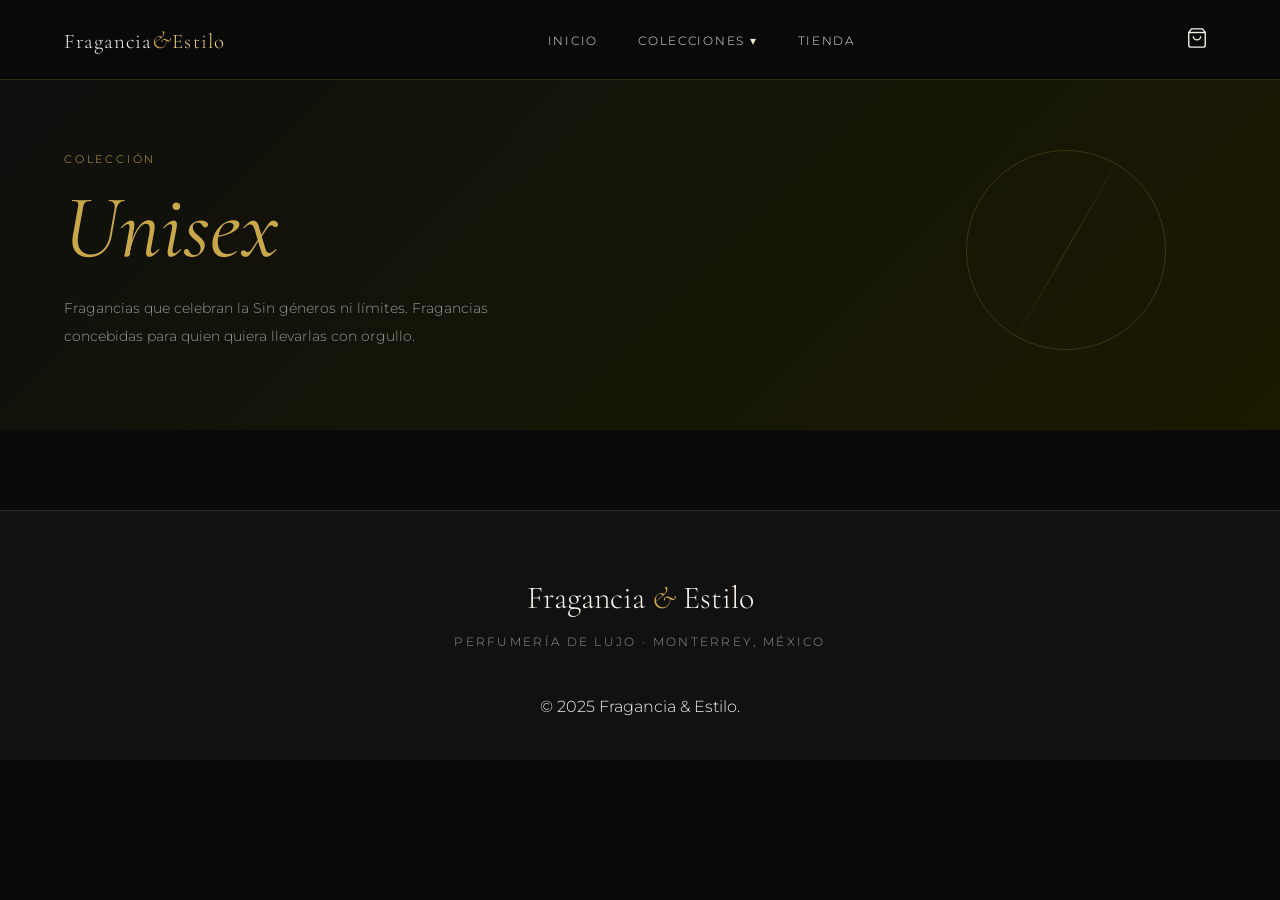
<file: pages/unisex.html>
<!DOCTYPE html>
<html lang="es">
<head>
  <meta charset="UTF-8"/>
  <meta name="viewport" content="width=device-width, initial-scale=1.0"/>
  <title>Unisex — Fragancia &amp; Estilo</title>
  <link rel="stylesheet" href="../css/global.css"/>
  <link rel="stylesheet" href="../css/tienda.css"/>
  <link rel="stylesheet" href="../css/coleccion.css"/>
  <link href="https://fonts.googleapis.com/css2?family=Cormorant+Garamond:ital,wght@0,300;0,400;0,600;1,300;1,400&family=Montserrat:wght@200;300;400;500&display=swap" rel="stylesheet">
</head>
<body>
  <nav class="navbar scrolled" id="navbar">
    <div class="nav-logo"><a href="../index.html">
      <span class="logo-main">Fragancia</span><span class="logo-amp">&amp;</span><span class="logo-sub">Estilo</span>
    </a></div>
    <ul class="nav-links">
      <li><a href="../index.html">Inicio</a></li>
      <li class="dropdown"><a href="#">Colecciones ▾</a>
        <div class="dropdown-menu">
          <a href="primavera-verano.html">Primavera · Verano</a>
          <a href="otono-invierno.html">Otoño · Invierno</a>
          <a href="hombre.html">Para Él</a>
          <a href="mujer.html" class="active">Unisex</a>
          <a href="unisex.html">Unisex</a>
          <a href="noche.html">Noche &amp; Ocasión</a>
        </div>
      </li>
      <li><a href="tienda.html">Tienda</a></li>
    </ul>
    <div class="nav-actions">
      <button class="cart-btn" onclick="toggleCart()">
        <svg width="22" height="22" viewBox="0 0 24 24" fill="none" stroke="currentColor" stroke-width="1.5"><path d="M6 2L3 6v14a2 2 0 002 2h14a2 2 0 002-2V6l-3-4z"/><line x1="3" y1="6" x2="21" y2="6"/><path d="M16 10a4 4 0 01-8 0"/></svg>
        <span class="cart-count" id="cartCount">0</span>
      </button>
    </div>
  </nav>

  <header class="collection-hero" style="--hero-bg: linear-gradient(135deg, #0f0f0f 0%, #1a1a00 100%)">
    <div class="collection-hero-content">
      <span class="eyebrow-gold">Colección</span>
      <h1><em>Unisex</em></h1>
      <p>Fragancias que celebran la Sin géneros ni límites. Fragancias concebidas para quien quiera llevarlas con orgullo.</p>
    </div>
    <div class="collection-hero-deco">
      <div class="deco-circle"></div>
      <div class="deco-line"></div>
    </div>
  </header>

  <main class="products-grid" id="productsGrid"></main>

  <footer class="footer">
    <div class="footer-logo"><span>Fragancia</span><em> &amp; </em><span>Estilo</span></div>
    <p class="footer-tagline">Perfumería de Lujo · Monterrey, México</p>
    <p class="footer-copy">© 2025 Fragancia &amp; Estilo.</p>
  </footer>

  <div class="cart-overlay" id="cartOverlay" onclick="toggleCart()"></div>
  <aside class="cart-panel" id="cartPanel">
    <div class="cart-header"><h3>Tu Selección</h3><button onclick="toggleCart()" class="cart-close">✕</button></div>
    <div class="cart-items" id="cartItems"><p class="cart-empty">Tu carrito está vacío</p></div>
    <div class="cart-footer" id="cartFooter" style="display:none">
      <div class="cart-total"><span>Total:</span><span id="cartTotal">$0.00</span></div>
      <a href="checkout.html" class="btn-gold w-full">Proceder al pago</a>
    </div>
  </aside>

  <script src="../data/config.js"></script>
  <script src="../js/db.js"></script>
  <script src="../js/cart.js"></script>
  <script src="../js/products.js"></script>
  <script src="../js/main.js"></script>
  <script>
    // Cambia 'mujer' por la categoría de esta página
    renderProductGrid('productsGrid', 'unisex'');
  </script>
</body>
</html>
</file>
<file: css/global.css>
/* ═══════════════════════════════════════════════
   FRAGANCIA & ESTILO — GLOBAL STYLES
   Paleta: Negro profundo · Oro · Crema marfil
═══════════════════════════════════════════════ */

@import url('https://fonts.googleapis.com/css2?family=Cormorant+Garamond:ital,wght@0,300;0,400;0,600;1,300;1,400&family=Montserrat:wght@200;300;400;500&display=swap');

:root {
  --black:    #0a0a0a;
  --black2:   #111111;
  --black3:   #1a1a1a;
  --gold:     #c9a84c;
  --gold-lt:  #e4c97e;
  --gold-dk:  #9e7a2a;
  --cream:    #f5f0e8;
  --cream2:   #ede6d6;
  --white:    #ffffff;
  --gray:     #555555;
  --gray-lt:  #999999;

  --font-display: 'Cormorant Garamond', serif;
  --font-body:    'Montserrat', sans-serif;

  --transition: 0.35s cubic-bezier(0.4,0,0.2,1);
  --shadow-gold: 0 0 30px rgba(201,168,76,0.15);
}

*, *::before, *::after { box-sizing: border-box; margin: 0; padding: 0; }

html { scroll-behavior: smooth; font-size: 16px; }

body {
  background: var(--black);
  color: var(--cream);
  font-family: var(--font-body);
  font-weight: 300;
  line-height: 1.7;
  overflow-x: hidden;
  cursor: default;
}

/* ── Scrollbar ── */
::-webkit-scrollbar { width: 4px; }
::-webkit-scrollbar-track { background: var(--black); }
::-webkit-scrollbar-thumb { background: var(--gold-dk); border-radius: 2px; }

/* ── Typography ── */
h1,h2,h3,h4 { font-family: var(--font-display); font-weight: 400; line-height: 1.15; }
h1 { font-size: clamp(3rem, 7vw, 6rem); }
h2 { font-size: clamp(2rem, 4vw, 3.2rem); }
h3 { font-size: clamp(1.4rem, 2.5vw, 2rem); }
em { font-style: italic; color: var(--gold); }
a { text-decoration: none; color: inherit; }
img, video { max-width: 100%; display: block; }

/* ── Buttons ── */
.btn-gold {
  display: inline-block;
  padding: 14px 36px;
  background: var(--gold);
  color: var(--black);
  font-family: var(--font-body);
  font-weight: 500;
  font-size: 0.75rem;
  letter-spacing: 0.15em;
  text-transform: uppercase;
  border: 1px solid var(--gold);
  transition: var(--transition);
  cursor: pointer;
}
.btn-gold:hover {
  background: transparent;
  color: var(--gold);
  box-shadow: var(--shadow-gold);
}
.btn-ghost {
  display: inline-block;
  padding: 14px 36px;
  background: transparent;
  color: var(--cream);
  font-family: var(--font-body);
  font-weight: 300;
  font-size: 0.75rem;
  letter-spacing: 0.15em;
  text-transform: uppercase;
  border: 1px solid rgba(245,240,232,0.4);
  transition: var(--transition);
  cursor: pointer;
}
.btn-ghost:hover {
  border-color: var(--gold);
  color: var(--gold);
}
.w-full { width: 100%; text-align: center; }

/* ══ NAVBAR ══════════════════════════════════ */
.navbar {
  position: fixed;
  top: 0; left: 0; right: 0;
  z-index: 1000;
  display: flex;
  align-items: center;
  justify-content: space-between;
  padding: 0 5%;
  height: 80px;
  background: rgba(10,10,10,0.0);
  border-bottom: 1px solid rgba(201,168,76,0);
  transition: background 0.4s ease, border-color 0.4s ease;
}
.navbar.scrolled {
  background: rgba(10,10,10,0.97);
  border-bottom-color: rgba(201,168,76,0.2);
  backdrop-filter: blur(12px);
}

.nav-logo {
  font-family: var(--font-display);
  font-size: 1.3rem;
  letter-spacing: 0.05em;
  display: flex;
  align-items: center;
  gap: 6px;
}
.logo-amp { color: var(--gold); font-style: italic; font-size: 1.6rem; }
.logo-sub  { color: var(--gold-lt); font-weight: 300; }

.nav-links {
  display: flex;
  list-style: none;
  gap: 2.5rem;
  align-items: center;
}
.nav-links a {
  font-size: 0.72rem;
  letter-spacing: 0.15em;
  text-transform: uppercase;
  color: var(--cream2);
  transition: color var(--transition);
  position: relative;
}
.nav-links a::after {
  content: '';
  position: absolute;
  bottom: -4px; left: 0;
  width: 0; height: 1px;
  background: var(--gold);
  transition: width var(--transition);
}
.nav-links a:hover::after,
.nav-links a.active::after { width: 100%; }
.nav-links a:hover,
.nav-links a.active { color: var(--gold); }

/* Dropdown */
.dropdown { position: relative; }
.dropdown-menu {
  position: absolute;
  top: calc(100% + 20px);
  left: 50%;
  transform: translateX(-50%);
  background: var(--black2);
  border: 1px solid rgba(201,168,76,0.2);
  min-width: 220px;
  padding: 16px 0;
  opacity: 0;
  visibility: hidden;
  transition: var(--transition);
  pointer-events: none;
}
.dropdown:hover .dropdown-menu {
  opacity: 1;
  visibility: visible;
  pointer-events: all;
  top: calc(100% + 12px);
}
.dropdown-menu a {
  display: block;
  padding: 10px 24px;
  font-size: 0.72rem;
  letter-spacing: 0.1em;
  transition: background var(--transition), color var(--transition);
}
.dropdown-menu a:hover {
  background: rgba(201,168,76,0.08);
  color: var(--gold);
}
.dropdown-menu a::after { display: none; }

.cart-btn {
  background: none;
  border: none;
  color: var(--cream);
  cursor: pointer;
  position: relative;
  transition: color var(--transition);
  padding: 8px;
}
.cart-btn:hover { color: var(--gold); }
.cart-count {
  position: absolute;
  top: 0; right: 0;
  background: var(--gold);
  color: var(--black);
  font-size: 0.6rem;
  font-weight: 600;
  width: 16px; height: 16px;
  border-radius: 50%;
  display: flex;
  align-items: center;
  justify-content: center;
}

/* ══ SECTION HEADER ════════════════════════ */
.section-header {
  display: flex;
  align-items: center;
  gap: 2rem;
  margin-bottom: 4rem;
  padding: 0 5%;
}
.section-header h2 {
  white-space: nowrap;
  color: var(--cream);
}
.section-line {
  flex: 1;
  height: 1px;
  background: linear-gradient(90deg, transparent, var(--gold-dk), transparent);
}

/* ══ CART PANEL ════════════════════════════ */
.cart-overlay {
  position: fixed;
  inset: 0;
  background: rgba(0,0,0,0.6);
  z-index: 1100;
  opacity: 0;
  pointer-events: none;
  transition: opacity var(--transition);
}
.cart-overlay.active { opacity: 1; pointer-events: all; }

.cart-panel {
  position: fixed;
  right: 0; top: 0; bottom: 0;
  width: 380px;
  max-width: 90vw;
  background: var(--black2);
  border-left: 1px solid rgba(201,168,76,0.2);
  z-index: 1200;
  transform: translateX(100%);
  transition: transform 0.4s cubic-bezier(0.4,0,0.2,1);
  display: flex;
  flex-direction: column;
}
.cart-panel.active { transform: translateX(0); }

.cart-header {
  display: flex;
  justify-content: space-between;
  align-items: center;
  padding: 24px 28px;
  border-bottom: 1px solid rgba(201,168,76,0.15);
}
.cart-header h3 {
  font-family: var(--font-display);
  font-size: 1.4rem;
  color: var(--gold);
}
.cart-close {
  background: none;
  border: none;
  color: var(--gray-lt);
  font-size: 1.1rem;
  cursor: pointer;
  transition: color var(--transition);
}
.cart-close:hover { color: var(--gold); }

.cart-items {
  flex: 1;
  overflow-y: auto;
  padding: 20px 28px;
}
.cart-empty {
  text-align: center;
  color: var(--gray-lt);
  font-size: 0.85rem;
  margin-top: 60px;
  letter-spacing: 0.08em;
}

.cart-item {
  display: flex;
  gap: 14px;
  padding: 16px 0;
  border-bottom: 1px solid rgba(255,255,255,0.06);
}
.cart-item-img {
  width: 64px; height: 80px;
  object-fit: cover;
  background: var(--black3);
}
.cart-item-info { flex: 1; }
.cart-item-name {
  font-family: var(--font-display);
  font-size: 1rem;
  margin-bottom: 4px;
}
.cart-item-size {
  font-size: 0.7rem;
  letter-spacing: 0.1em;
  color: var(--gray-lt);
  margin-bottom: 8px;
}
.cart-item-price { font-size: 0.85rem; color: var(--gold); }
.cart-item-remove {
  background: none;
  border: none;
  color: var(--gray);
  cursor: pointer;
  font-size: 0.9rem;
  transition: color var(--transition);
  align-self: flex-start;
}
.cart-item-remove:hover { color: var(--gold); }

.cart-footer {
  padding: 20px 28px 28px;
  border-top: 1px solid rgba(201,168,76,0.15);
}
.cart-total {
  display: flex;
  justify-content: space-between;
  font-family: var(--font-display);
  font-size: 1.2rem;
  color: var(--cream);
  margin-bottom: 16px;
}
#cartTotal { color: var(--gold); }

/* ══ FOOTER ════════════════════════════════ */
.footer {
  background: var(--black2);
  border-top: 1px solid rgba(201,168,76,0.15);
  text-align: center;
  padding: 60px 5% 40px;
}
.footer-logo {
  font-family: var(--font-display);
  font-size: 2rem;
  margin-bottom: 8px;
}
.footer-logo em { font-style: italic; color: var(--gold); }
.footer-tagline {
  font-size: 0.72rem;
  letter-spacing: 0.2em;
  text-transform: uppercase;
  color: var(--gray-lt);
  margin-bottom: 40px;
}
.footer-links {
  display: flex;
  justify-content: center;
  gap: 2.5rem;
  margin-bottom: 40px;
  flex-wrap: wrap;
}
.footer-links a {
  font-size: 0.72rem;
  letter-spacing: 0.12em;
  text-transform: uppercase;
  color: var(--gray-lt);
  transition: color var(--transition);
}
.footer-links a:hover { color: var(--gold); }
.footer-admin-link {
  margin-top: 20px;
  padding-top: 20px;
  border-top: 1px solid rgba(255,255,255,0.04);
}
.footer-admin-link a {
  font-size: 0.62rem;
  letter-spacing: 0.15em;
  color: rgba(255,255,255,0.15);
  text-transform: uppercase;
  transition: color var(--transition);
}
.footer-admin-link a:hover { color: var(--gold-dk); }

/* ══ PRODUCTO CARD — usado en todas las páginas ════ */
.product-card {
  background: var(--black2);
  border: 1px solid rgba(201,168,76,0.1);
  position: relative;
  overflow: hidden;
  cursor: pointer;
  transition: border-color var(--transition), transform var(--transition);
  display: flex;
  flex-direction: column;
}
.product-card:hover {
  border-color: rgba(201,168,76,0.45);
  transform: translateY(-4px);
}
.product-card:hover .product-img-wrap img {
  transform: scale(1.05);
}

.product-img-wrap {
  width: 100%;
  height: 280px;
  overflow: hidden;
  background: var(--black3);
  display: flex;
  align-items: center;
  justify-content: center;
}
.product-img-wrap img {
  width: 100%;
  height: 100%;
  object-fit: cover;
  transition: transform 0.6s ease;
}
.product-img-placeholder {
  width: 80px; height: 80px;
  border: 1px solid var(--gold-dk);
  display: flex;
  align-items: center;
  justify-content: center;
  color: var(--gold-dk);
  font-size: 2rem;
}

.product-badge {
  position: absolute;
  top: 14px; left: 14px;
  background: var(--gold);
  color: var(--black);
  font-size: 0.6rem;
  letter-spacing: 0.12em;
  text-transform: uppercase;
  padding: 5px 10px;
  font-weight: 500;
}

.product-info {
  padding: 20px 20px 24px;
  flex: 1;
  display: flex;
  flex-direction: column;
}
.product-brand {
  font-size: 0.65rem;
  letter-spacing: 0.18em;
  text-transform: uppercase;
  color: var(--gold);
  margin-bottom: 6px;
}
.product-name {
  font-family: var(--font-display);
  font-size: 1.15rem;
  color: var(--cream);
  margin-bottom: 8px;
  line-height: 1.25;
}
.product-size {
  font-size: 0.7rem;
  letter-spacing: 0.08em;
  color: var(--gray-lt);
  margin-bottom: 16px;
}
.product-price-row {
  display: flex;
  align-items: baseline;
  gap: 10px;
  margin-top: auto;
  margin-bottom: 16px;
}
.product-price {
  font-family: var(--font-display);
  font-size: 1.4rem;
  color: var(--gold);
}
.product-price-old {
  font-size: 0.8rem;
  color: var(--gray);
  text-decoration: line-through;
}
.product-add-btn {
  width: 100%;
  padding: 12px;
  background: transparent;
  border: 1px solid var(--gold-dk);
  color: var(--gold);
  font-family: var(--font-body);
  font-size: 0.7rem;
  letter-spacing: 0.15em;
  text-transform: uppercase;
  cursor: pointer;
  transition: var(--transition);
}
.product-add-btn:hover {
  background: var(--gold);
  color: var(--black);
}

/* ══ GRID DE PRODUCTOS ═══════════════════════ */
.products-grid {
  display: grid;
  grid-template-columns: repeat(auto-fill, minmax(260px, 1fr));
  gap: 2px;
  padding: 0 5% 80px;
}

/* ══ EYEBROW ════════════════════════════════ */
.eyebrow-gold {
  font-size: 0.7rem;
  letter-spacing: 0.25em;
  text-transform: uppercase;
  color: var(--gold);
  margin-bottom: 12px;
  display: block;
}

/* ══ RESPONSIVE ═════════════════════════════ */
@media (max-width: 768px) {
  .nav-links { display: none; }
  .navbar { padding: 0 24px; }
  .section-header { padding: 0 24px; flex-direction: column; text-align: center; }
  .section-line { width: 60px; flex: none; height: 1px; }
  .products-grid { grid-template-columns: repeat(2, 1fr); padding: 0 16px 60px; }
}
@media (max-width: 480px) {
  .products-grid { grid-template-columns: 1fr; }
}
</file>
<file: css/checkout.css>
/* ─── CHECKOUT ─── */

.checkout-layout {
  display: grid;
  grid-template-columns: 1fr 380px;
  gap: 2px;
  min-height: 100vh;
  padding-top: 80px;
}

.checkout-form-section {
  padding: 60px 5%;
  background: var(--black);
}

.checkout-step {
  display: flex;
  align-items: center;
  gap: 20px;
  margin-bottom: 32px;
}
.step-num {
  font-family: var(--font-display);
  font-size: 2.5rem;
  color: var(--gold);
  opacity: 0.4;
  line-height: 1;
}
.checkout-step h2 {
  font-size: 1.6rem;
  color: var(--cream);
}

.form-grid {
  display: grid;
  grid-template-columns: 1fr 1fr;
  gap: 16px;
}
.form-group { display: flex; flex-direction: column; gap: 8px; }
.form-group.full { grid-column: span 2; }
.form-group label {
  font-size: 0.65rem;
  letter-spacing: 0.15em;
  text-transform: uppercase;
  color: var(--gray-lt);
}
.form-group input, .form-group select {
  background: var(--black2);
  border: 1px solid rgba(201,168,76,0.15);
  color: var(--cream);
  font-family: var(--font-body);
  font-size: 0.85rem;
  padding: 14px 16px;
  outline: none;
  transition: border-color var(--transition);
}
.form-group input:focus { border-color: var(--gold); }
.form-group input::placeholder { color: var(--gray); }

.payment-options {
  display: flex;
  flex-direction: column;
  gap: 10px;
  margin-bottom: 24px;
}
.payment-option {
  border: 1px solid rgba(201,168,76,0.15);
  cursor: pointer;
  transition: border-color var(--transition);
}
.payment-option.active { border-color: var(--gold); }
.payment-option-inner {
  display: flex;
  align-items: center;
  gap: 20px;
  padding: 18px 20px;
}
.payment-icon { font-size: 1.4rem; }
.payment-option-inner div { display: flex; flex-direction: column; }
.payment-option-inner strong {
  font-family: var(--font-display);
  font-size: 1rem;
  font-weight: 400;
  color: var(--cream);
}
.payment-option-inner span {
  font-size: 0.72rem;
  color: var(--gray-lt);
  letter-spacing: 0.05em;
}

.card-form {
  display: grid;
  grid-template-columns: 1fr 1fr;
  gap: 16px;
  margin-bottom: 24px;
}

.secure-note {
  font-size: 0.72rem;
  color: var(--gray-lt);
  line-height: 1.6;
  padding: 14px;
  border: 1px solid rgba(255,255,255,0.05);
  background: var(--black2);
}
.secure-note code {
  color: var(--gold);
  font-size: 0.7rem;
  background: rgba(201,168,76,0.08);
  padding: 2px 6px;
}

/* Order summary */
.order-summary {
  background: var(--black2);
  border-left: 1px solid rgba(201,168,76,0.12);
  padding: 60px 36px;
  position: sticky;
  top: 80px;
  height: fit-content;
}
.order-summary h3 {
  font-family: var(--font-display);
  font-size: 1.5rem;
  color: var(--gold);
  margin-bottom: 32px;
}
.summary-item {
  display: flex;
  justify-content: space-between;
  font-size: 0.82rem;
  color: var(--cream);
  margin-bottom: 12px;
}
.summary-divider {
  height: 1px;
  background: rgba(201,168,76,0.1);
  margin: 20px 0;
}
.summary-row {
  display: flex;
  justify-content: space-between;
  font-size: 0.82rem;
  color: var(--gray-lt);
  margin-bottom: 10px;
}
.summary-row.total {
  font-family: var(--font-display);
  font-size: 1.2rem;
  color: var(--cream);
}
#summaryTotal { color: var(--gold); }
.shipping-note { font-size: 0.7rem; color: var(--gray); }
.summary-secure {
  margin-top: 28px;
  font-size: 0.68rem;
  letter-spacing: 0.08em;
  color: var(--gray-lt);
  text-align: center;
}
.summary-secure span { color: var(--gold); }

/* Modal */
.modal-overlay {
  position: fixed;
  inset: 0;
  background: rgba(0,0,0,0.85);
  z-index: 3000;
  display: flex;
  align-items: center;
  justify-content: center;
}
.modal-box {
  background: var(--black2);
  border: 1px solid rgba(201,168,76,0.3);
  padding: 60px 48px;
  text-align: center;
  max-width: 420px;
  width: 90%;
}
.modal-icon {
  font-size: 2rem;
  color: var(--gold);
  margin-bottom: 20px;
}
.modal-box h3 {
  font-family: var(--font-display);
  font-size: 2rem;
  color: var(--cream);
  margin-bottom: 12px;
}
.modal-box p {
  font-size: 0.85rem;
  color: var(--gray-lt);
  line-height: 1.8;
}

@media (max-width: 900px) {
  .checkout-layout { grid-template-columns: 1fr; }
  .order-summary { border-left: none; border-top: 1px solid rgba(201,168,76,0.12); }
  .form-grid { grid-template-columns: 1fr; }
  .form-group.full { grid-column: span 1; }
  .card-form { grid-template-columns: 1fr; }
}
</file>
<file: css/tienda.css>
/* ─── PÁGINA DE TIENDA ─── */

.page-hero {
  padding: 160px 5% 80px;
  text-align: center;
  background: linear-gradient(180deg, var(--black2) 0%, var(--black) 100%);
  border-bottom: 1px solid rgba(201,168,76,0.1);
}
.page-hero-deco {
  color: var(--gold);
  font-size: 1.1rem;
  opacity: 0.5;
  margin-bottom: 16px;
}
.page-hero h1 {
  font-family: var(--font-display);
  font-size: clamp(2.5rem, 6vw, 5rem);
  margin-bottom: 16px;
  color: var(--cream);
}
.page-hero-sub {
  font-size: 0.85rem;
  letter-spacing: 0.1em;
  color: var(--gray-lt);
  max-width: 500px;
  margin: 0 auto;
}

.filters-bar {
  display: flex;
  justify-content: space-between;
  align-items: center;
  padding: 32px 5%;
  border-bottom: 1px solid rgba(255,255,255,0.05);
  flex-wrap: wrap;
  gap: 16px;
}
.filters-inner {
  display: flex;
  gap: 8px;
  flex-wrap: wrap;
}
.filter-btn {
  background: transparent;
  border: 1px solid rgba(201,168,76,0.2);
  color: var(--gray-lt);
  font-family: var(--font-body);
  font-size: 0.68rem;
  letter-spacing: 0.12em;
  text-transform: uppercase;
  padding: 10px 20px;
  cursor: pointer;
  transition: var(--transition);
}
.filter-btn:hover,
.filter-btn.active {
  border-color: var(--gold);
  color: var(--gold);
  background: rgba(201,168,76,0.05);
}
.results-count {
  font-size: 0.72rem;
  letter-spacing: 0.1em;
  color: var(--gray-lt);
  text-transform: uppercase;
}
</file>
<file: css/coleccion.css>
/* ─── PÁGINAS DE COLECCIÓN ─── */

.collection-hero {
  padding: 150px 5% 80px;
  background: var(--hero-bg, var(--black2));
  position: relative;
  overflow: hidden;
  display: grid;
  grid-template-columns: 1fr 300px;
  align-items: center;
  gap: 40px;
  min-height: 420px;
}
.collection-hero-content { position: relative; z-index: 2; }
.collection-hero-content h1 {
  font-size: clamp(3rem, 7vw, 6rem);
  margin-bottom: 20px;
  line-height: 1.05;
}
.collection-hero-content p {
  font-size: 0.9rem;
  color: var(--gray-lt);
  max-width: 480px;
  line-height: 1.9;
  margin-top: 16px;
}
.collection-hero-deco {
  position: relative;
  display: flex;
  align-items: center;
  justify-content: center;
}
.deco-circle {
  width: 200px; height: 200px;
  border: 1px solid rgba(201,168,76,0.2);
  border-radius: 50%;
  animation: rotate 20s linear infinite;
}
@keyframes rotate { to { transform: rotate(360deg); } }
.deco-line {
  position: absolute;
  width: 1px; height: 120%;
  background: linear-gradient(180deg, transparent, var(--gold-dk), transparent);
  opacity: 0.3;
  transform: rotate(30deg);
}

@media (max-width: 768px) {
  .collection-hero { grid-template-columns: 1fr; }
  .collection-hero-deco { display: none; }
}
</file>
